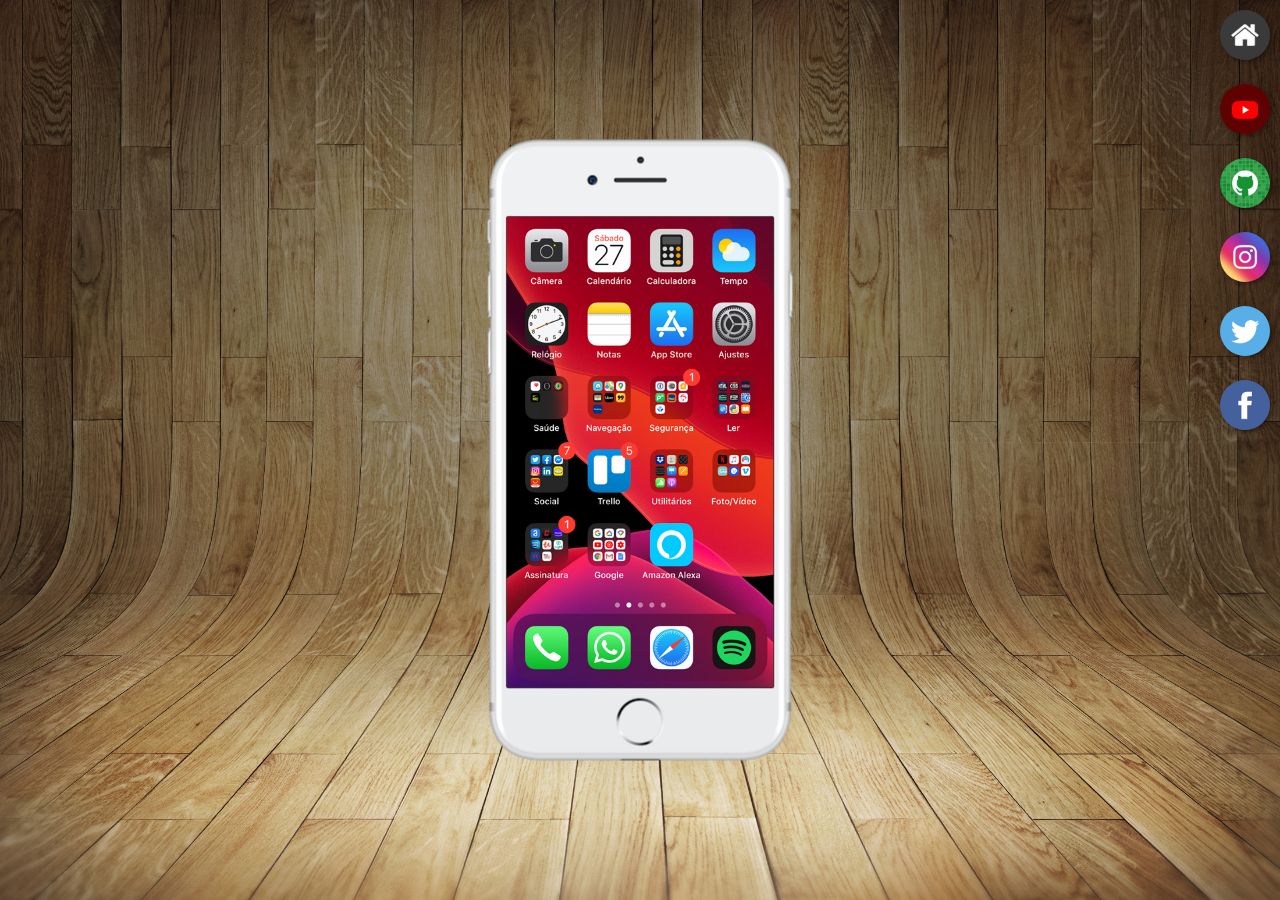
<file: index.html>
<!DOCTYPE html>
<html lang="pt-br">
<head>
    <meta charset="UTF-8">
    <meta name="viewport" content="width=device-width, initial-scale=1.0">
    <title>Projeto Redes Sociais</title>

    <link rel="stylesheet" href="./css/style.css">
</head>
<body>
    <main>
        <section id="telefone">
            <iframe src="home.html" name="tela" id="tela" frameborder="0">
                Seu navegador não é comapatível com essa função
            </iframe>
        </section>
        <section id="redes-sociais">
            <a href="home.html" target="tela"><img src="img/logo-home.jpg" alt=""></a><br>
            <a href="youtube.html" target="tela"><img src="img/logo-youtube.jpg" alt=""></a><br>
            <a href="github.html" target="tela"><img src="img/logo-github.jpg" alt=""></a><br>
            <a href="instagram.html" target="tela"><img src="img/logo-instagram.jpg" alt=""></a><br>
            <a href="twitter.html" target="tela"><img src="img/logo-twitter.jpg" alt=""></a><br>
            <a href="facebook.html" target="tela"><img src="img/logo-facebook.jpg" alt=""></a>
        </section>
    </main>
</body>
</html>
</file>
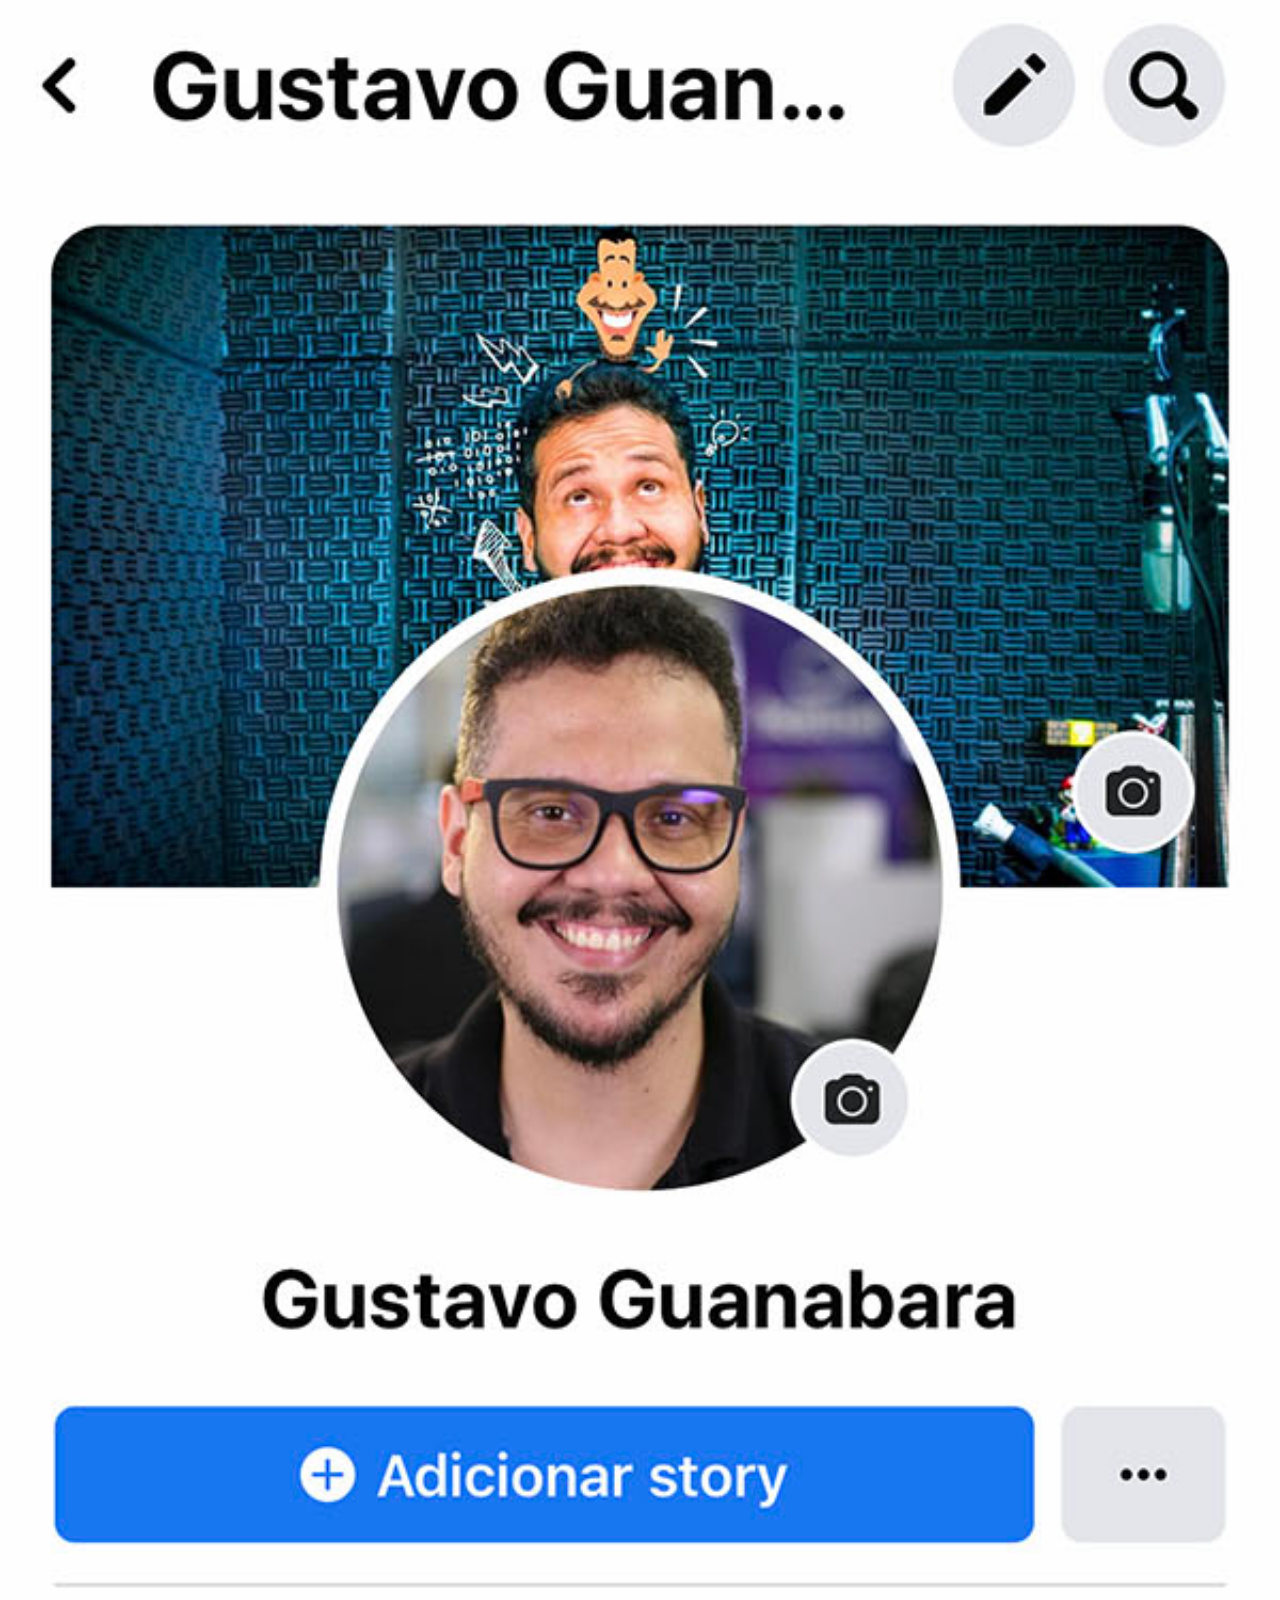
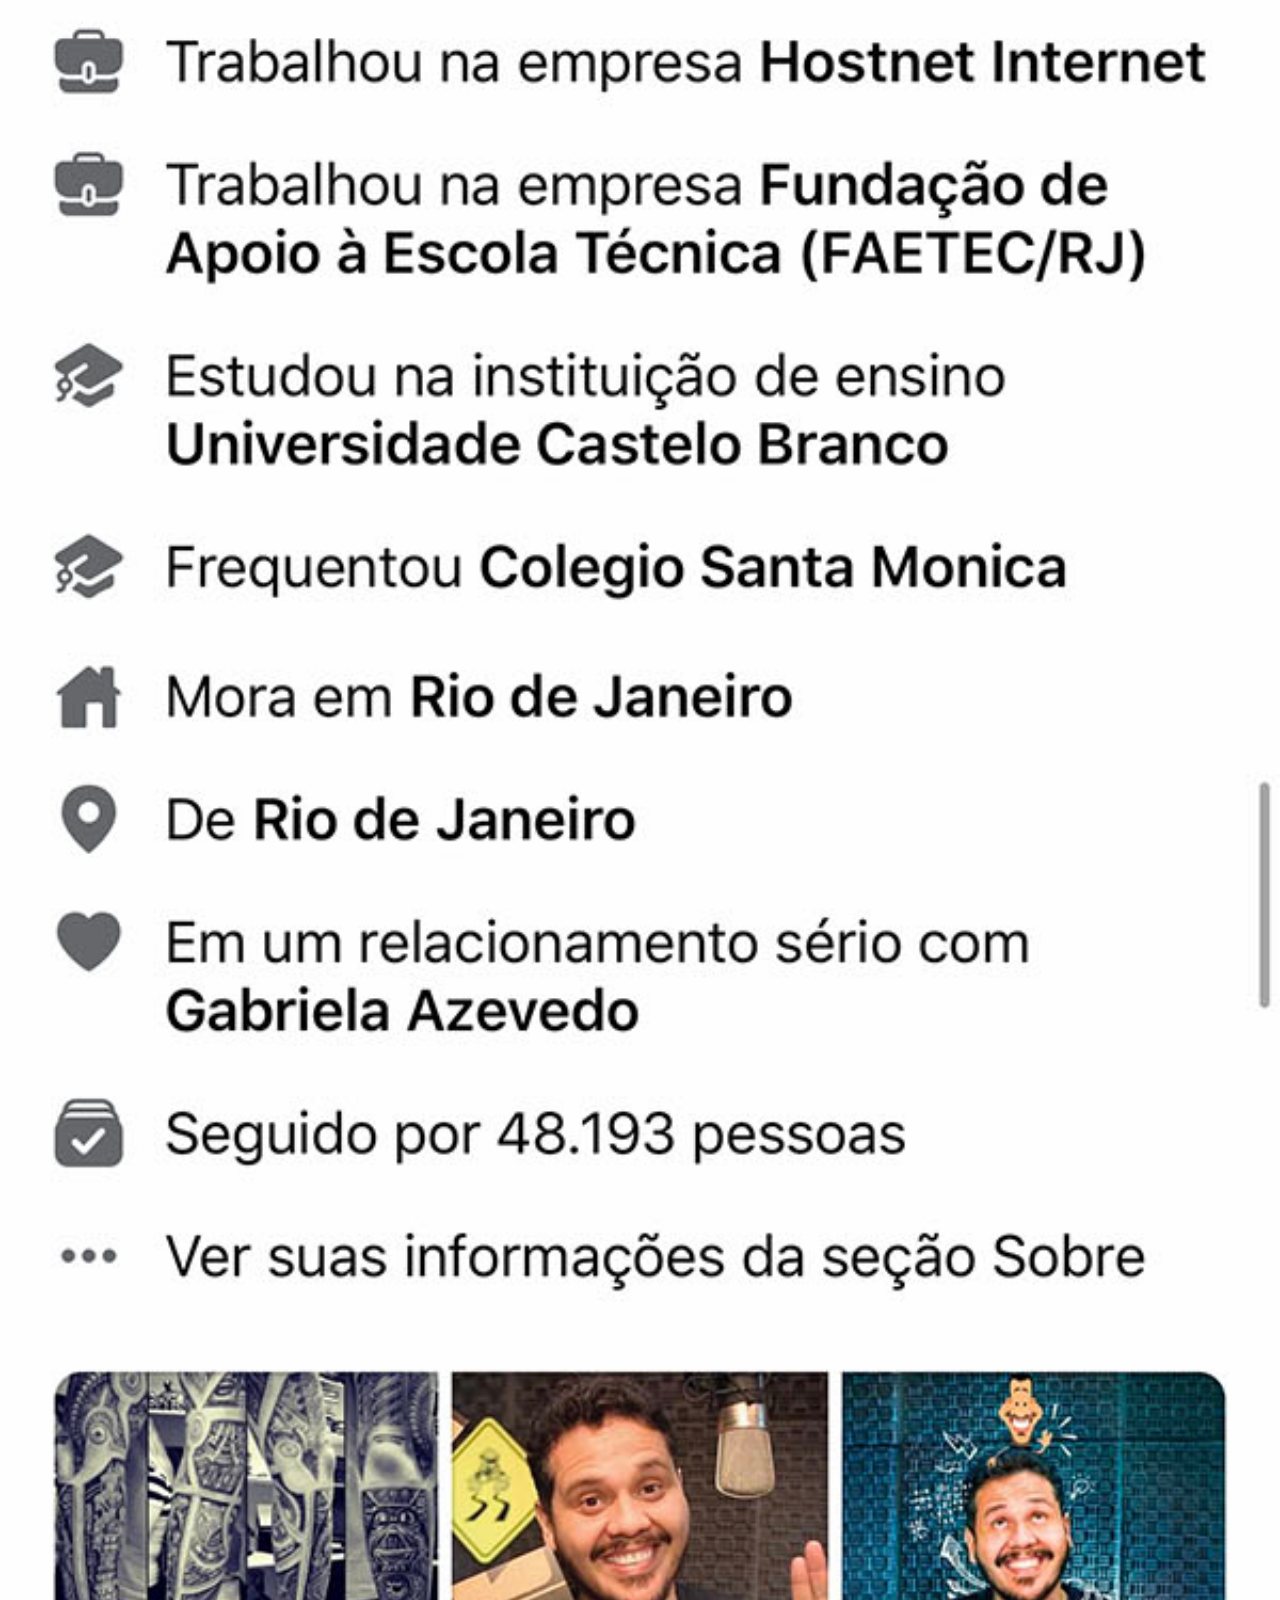
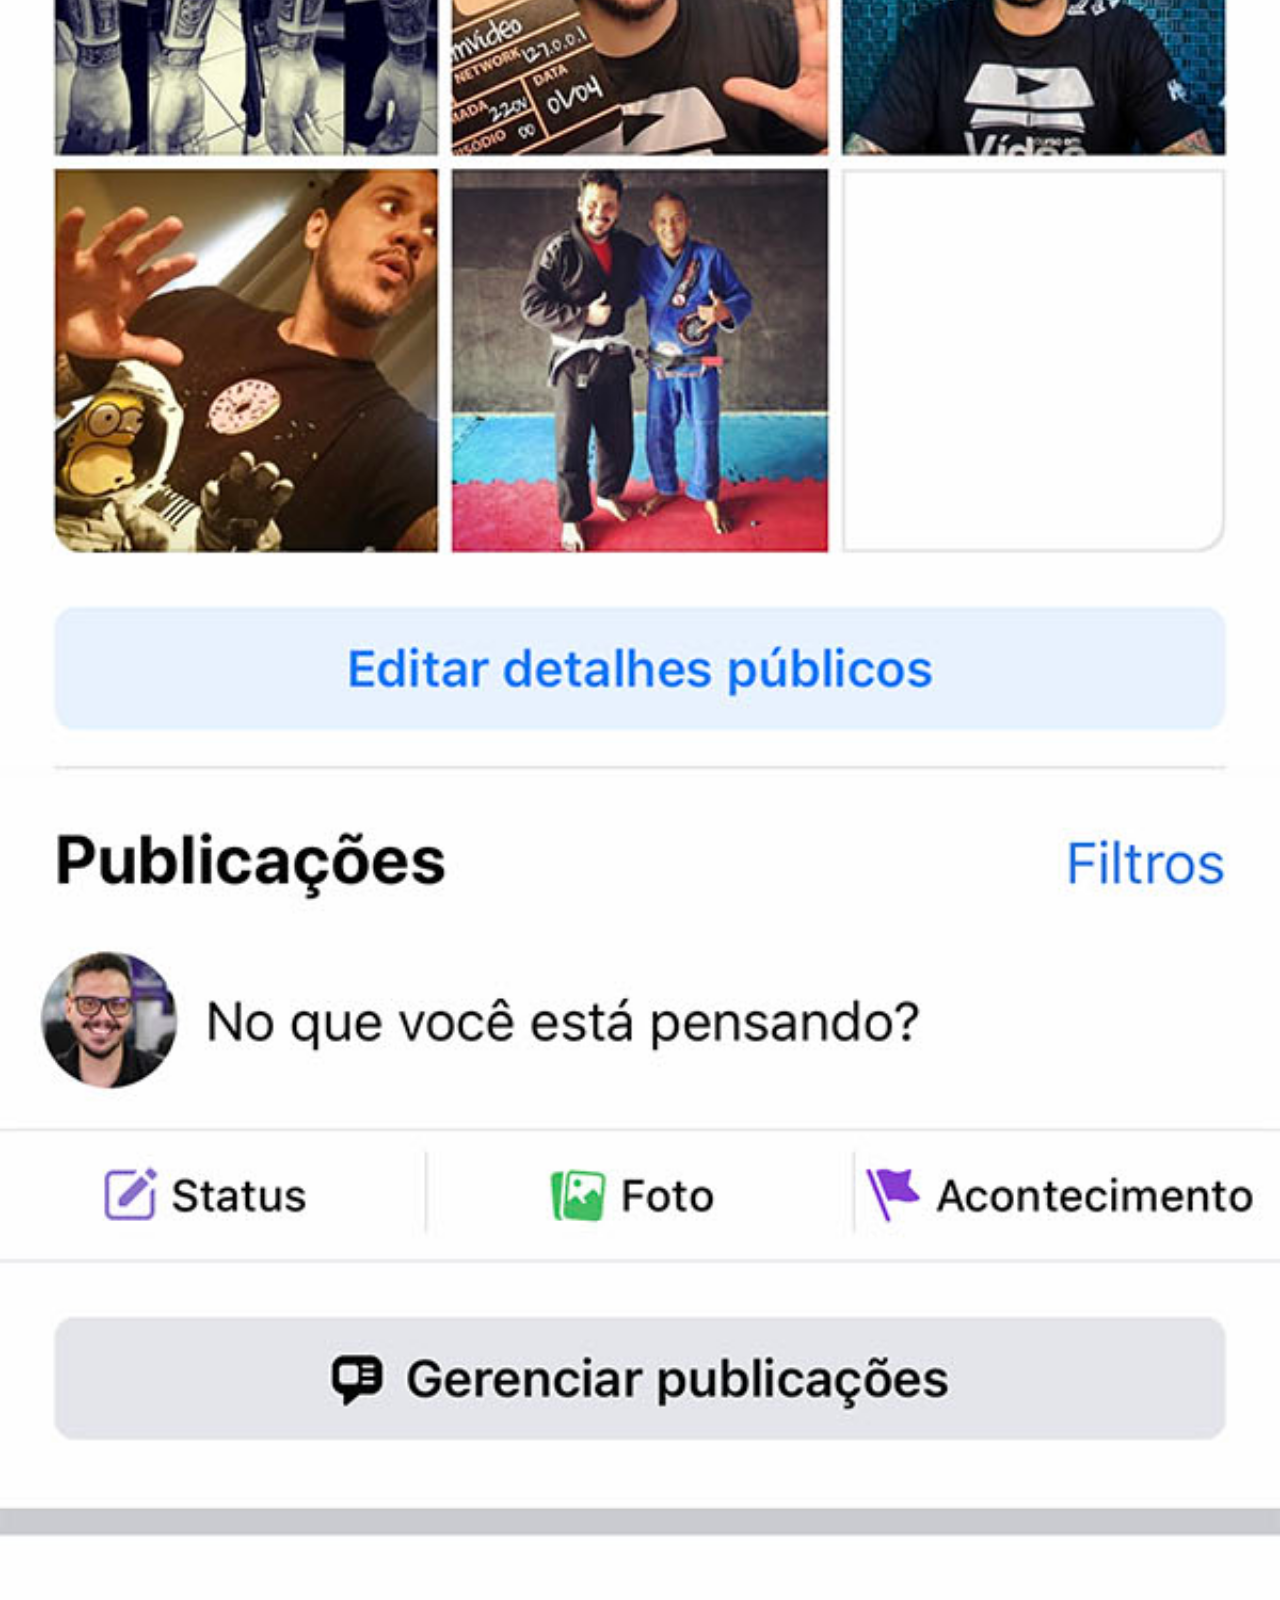
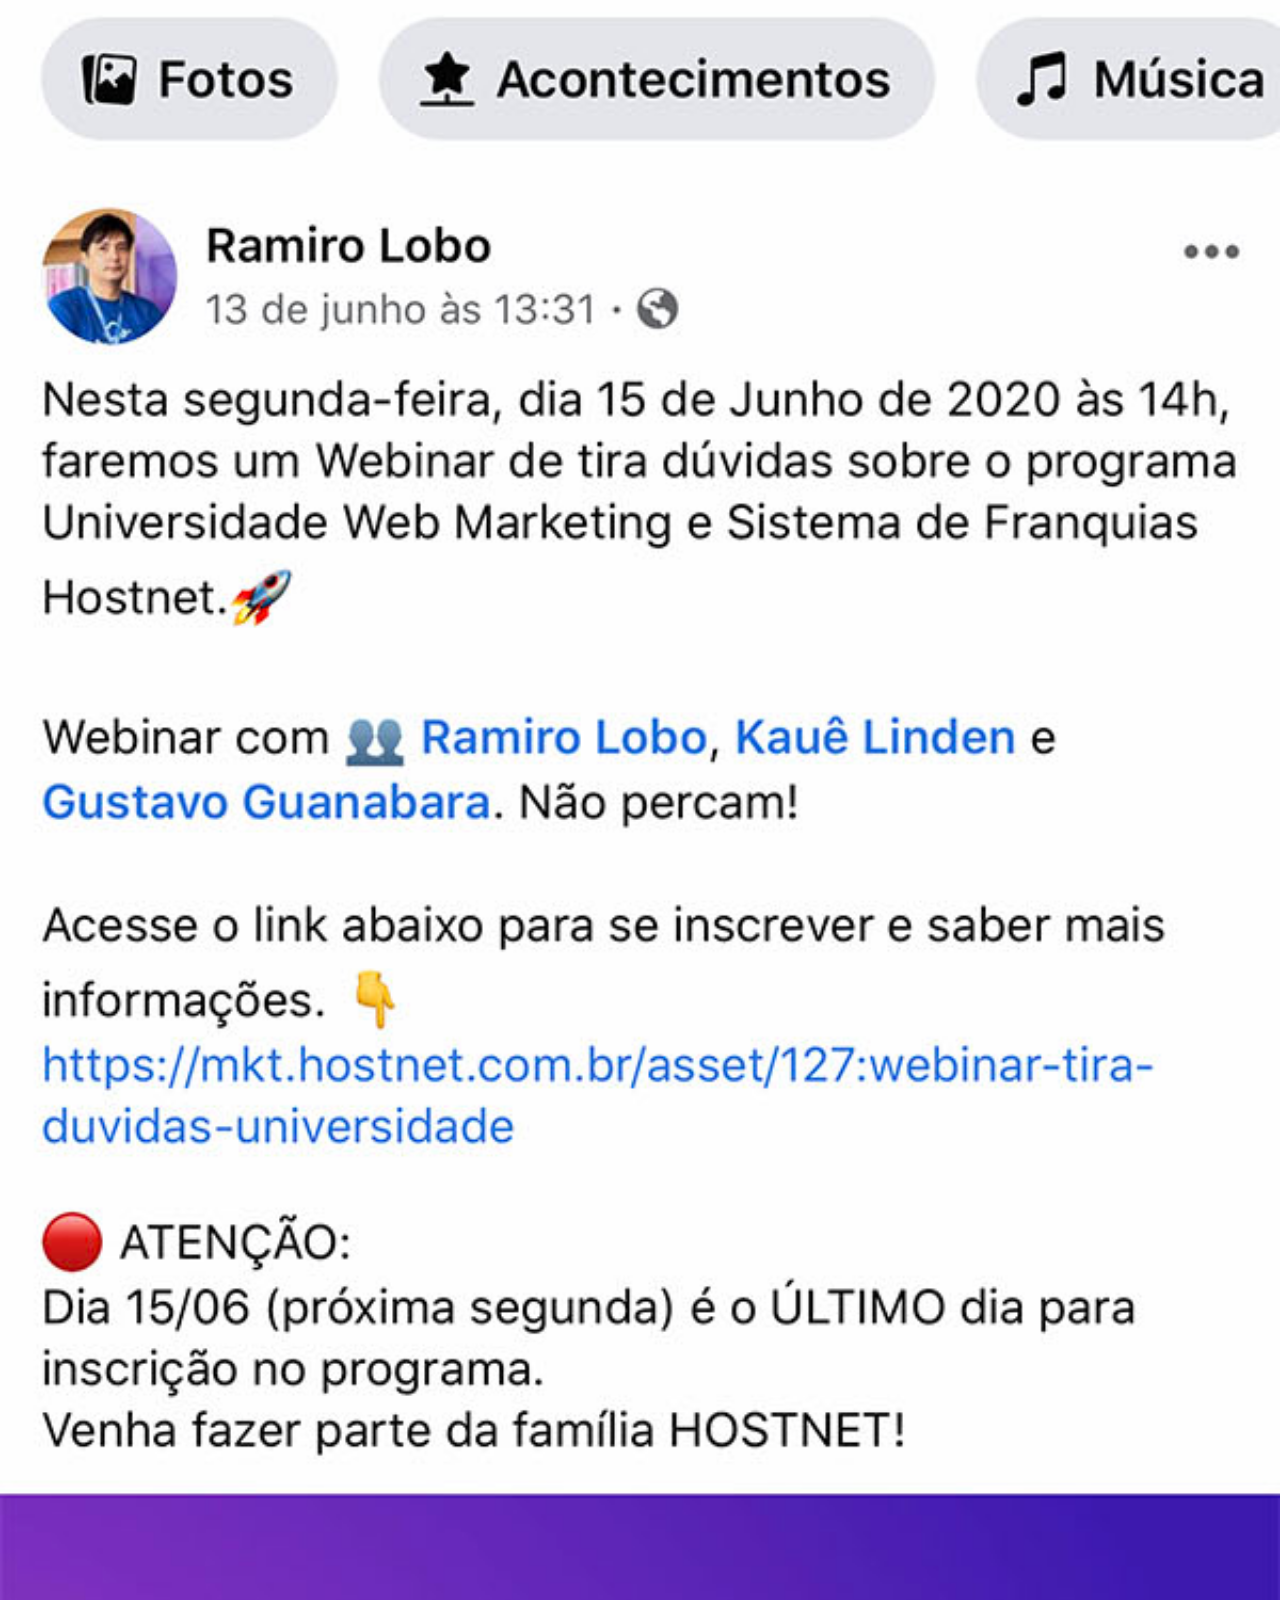
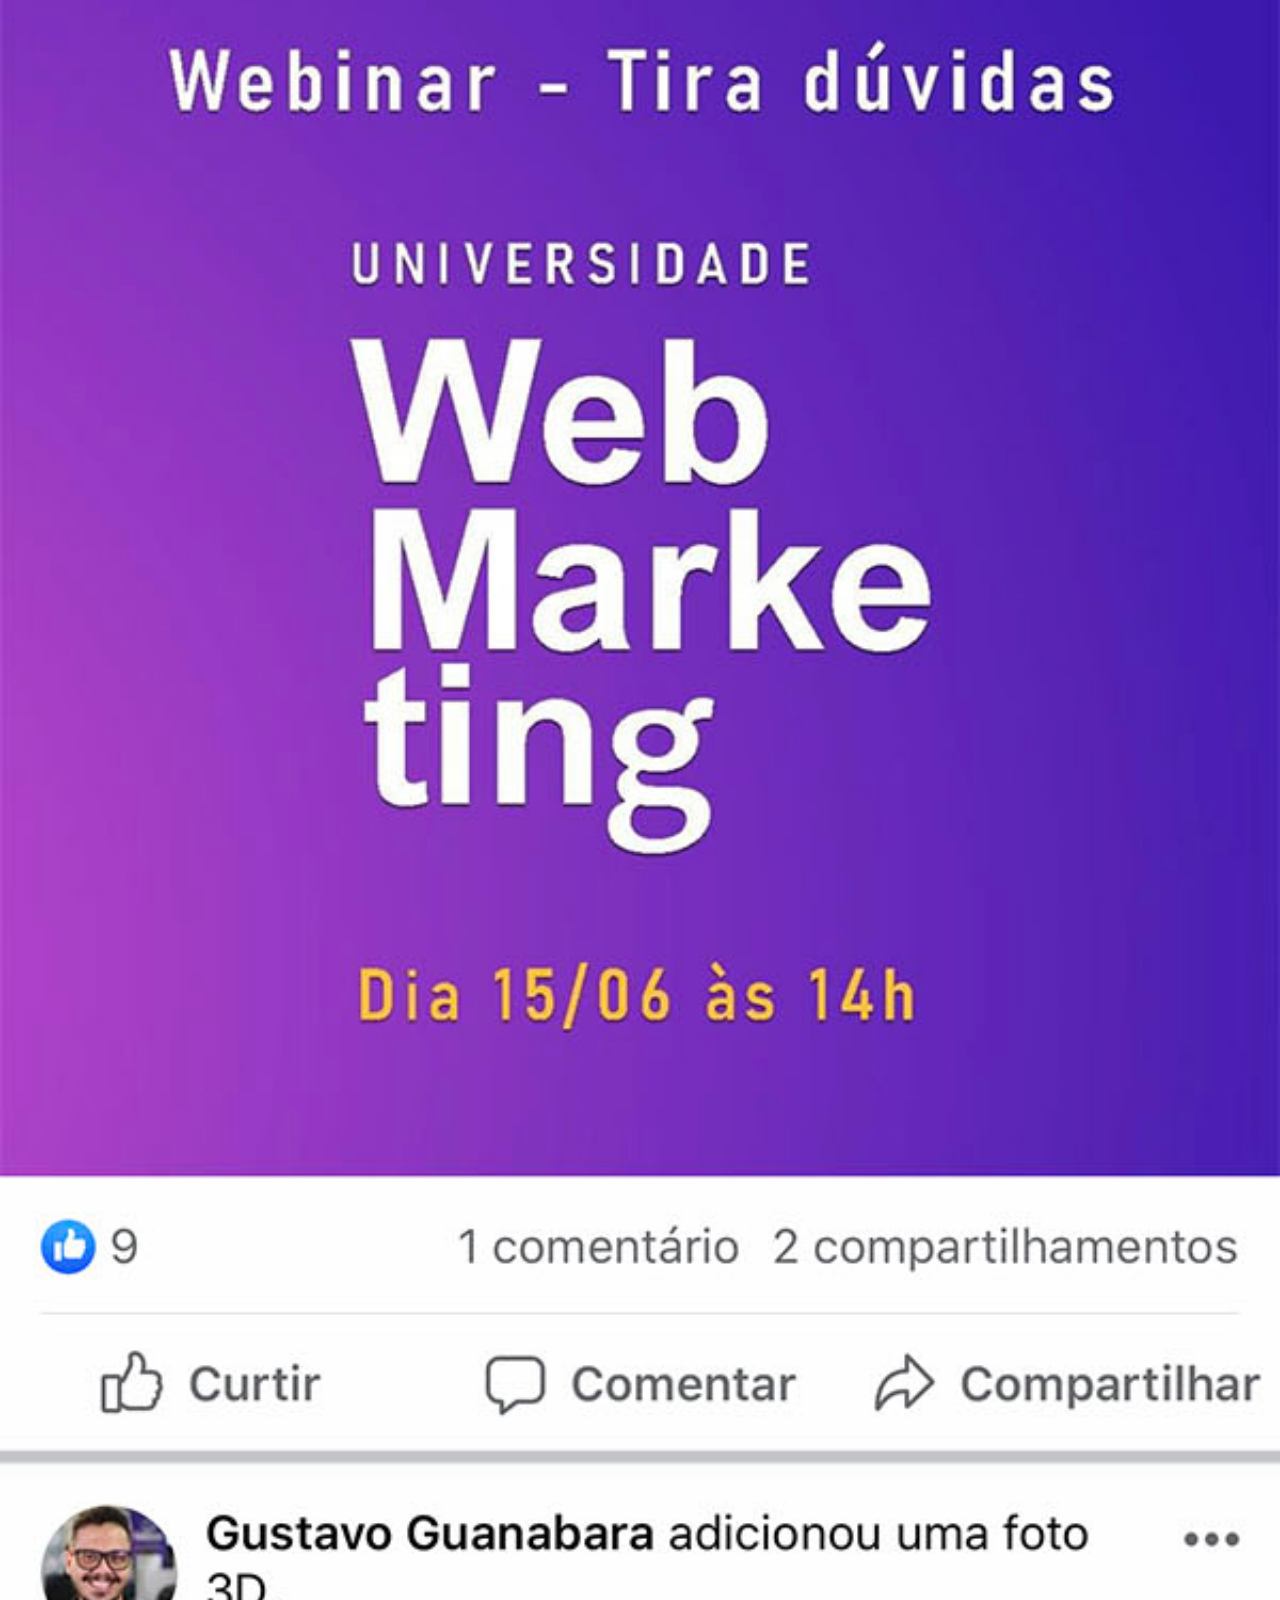
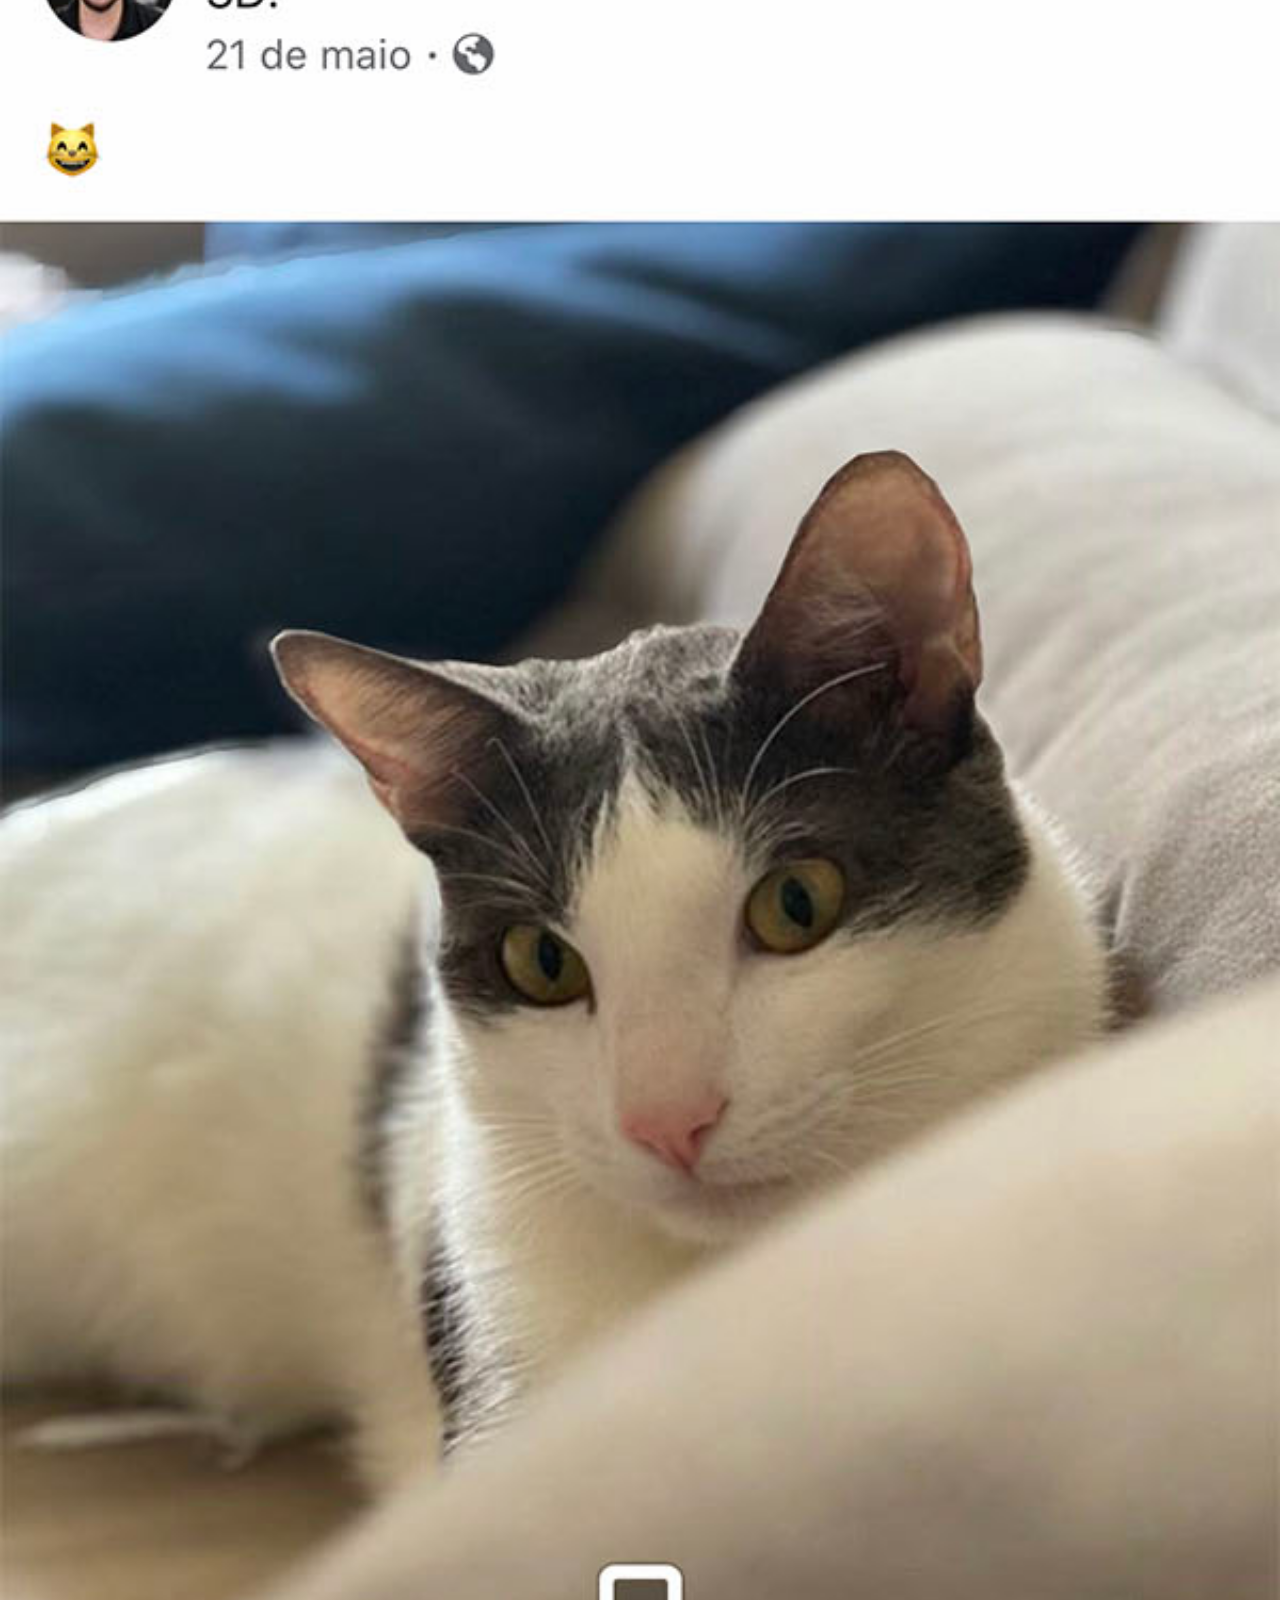
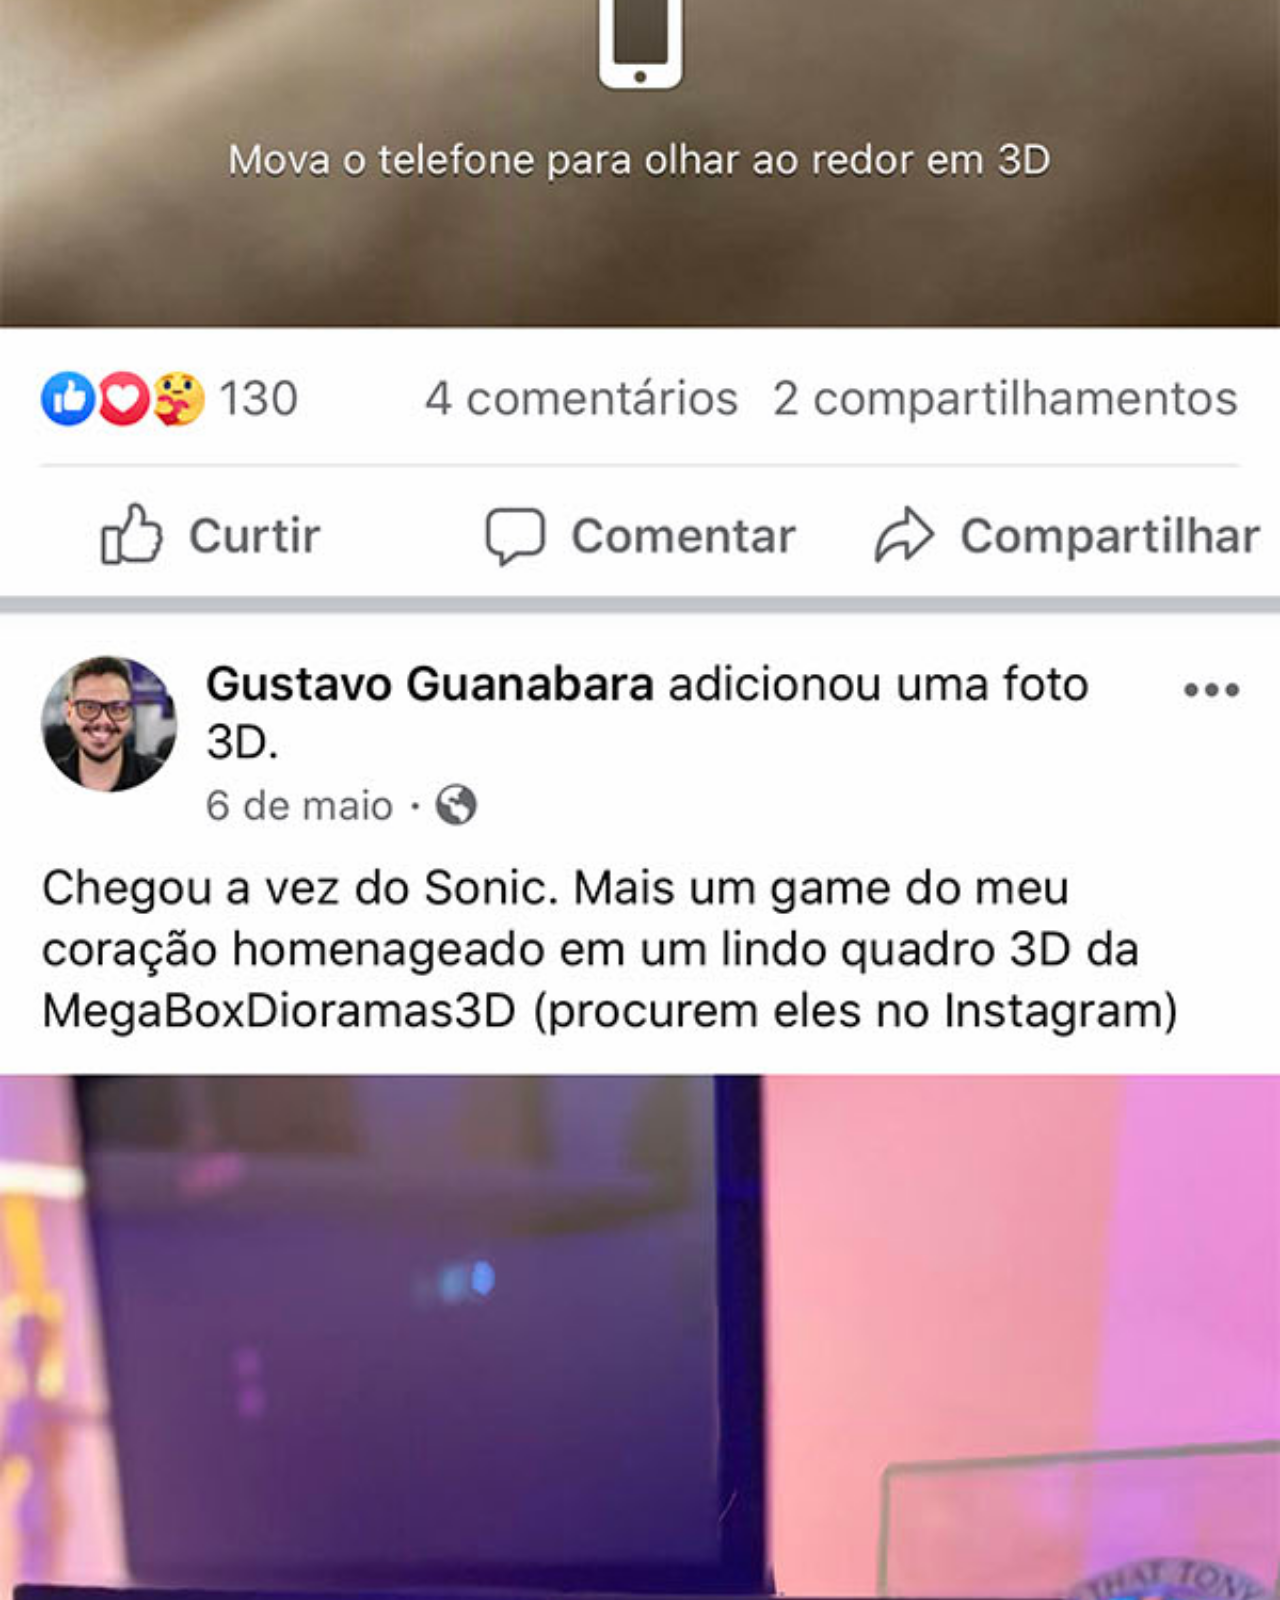
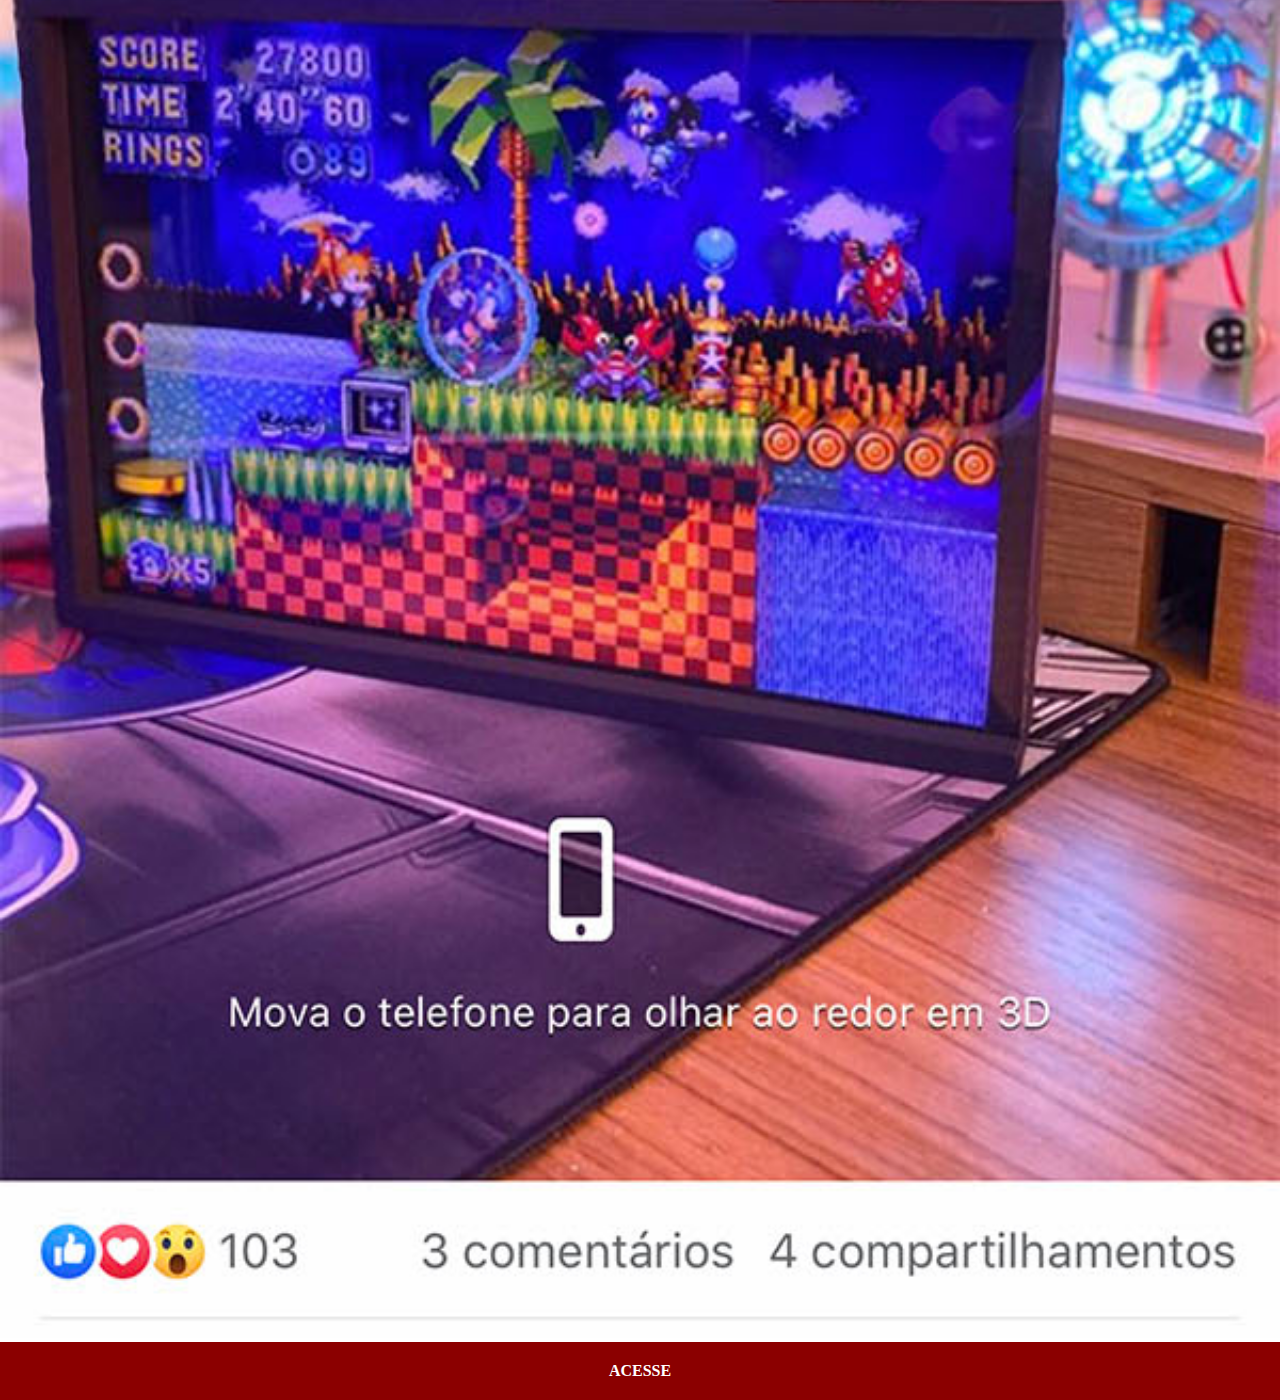
<file: facebook.html>
<!DOCTYPE html>
<html lang="en">
<head>
    <meta charset="UTF-8">
    <meta name="viewport" content="width=device-width, initial-scale=1.0">
    <title>Facebook</title>

    <link rel="stylesheet" href="css/social.css">
</head>
<body>
    <img src="img/tela-facebook.jpg" alt="">
    <a href="https://www.facebook.com/search/top?q=gustavo%20guanabara" target="_blank" rel="noopener noreferrer">ACESSE</a>
</body>
</html>
</file>
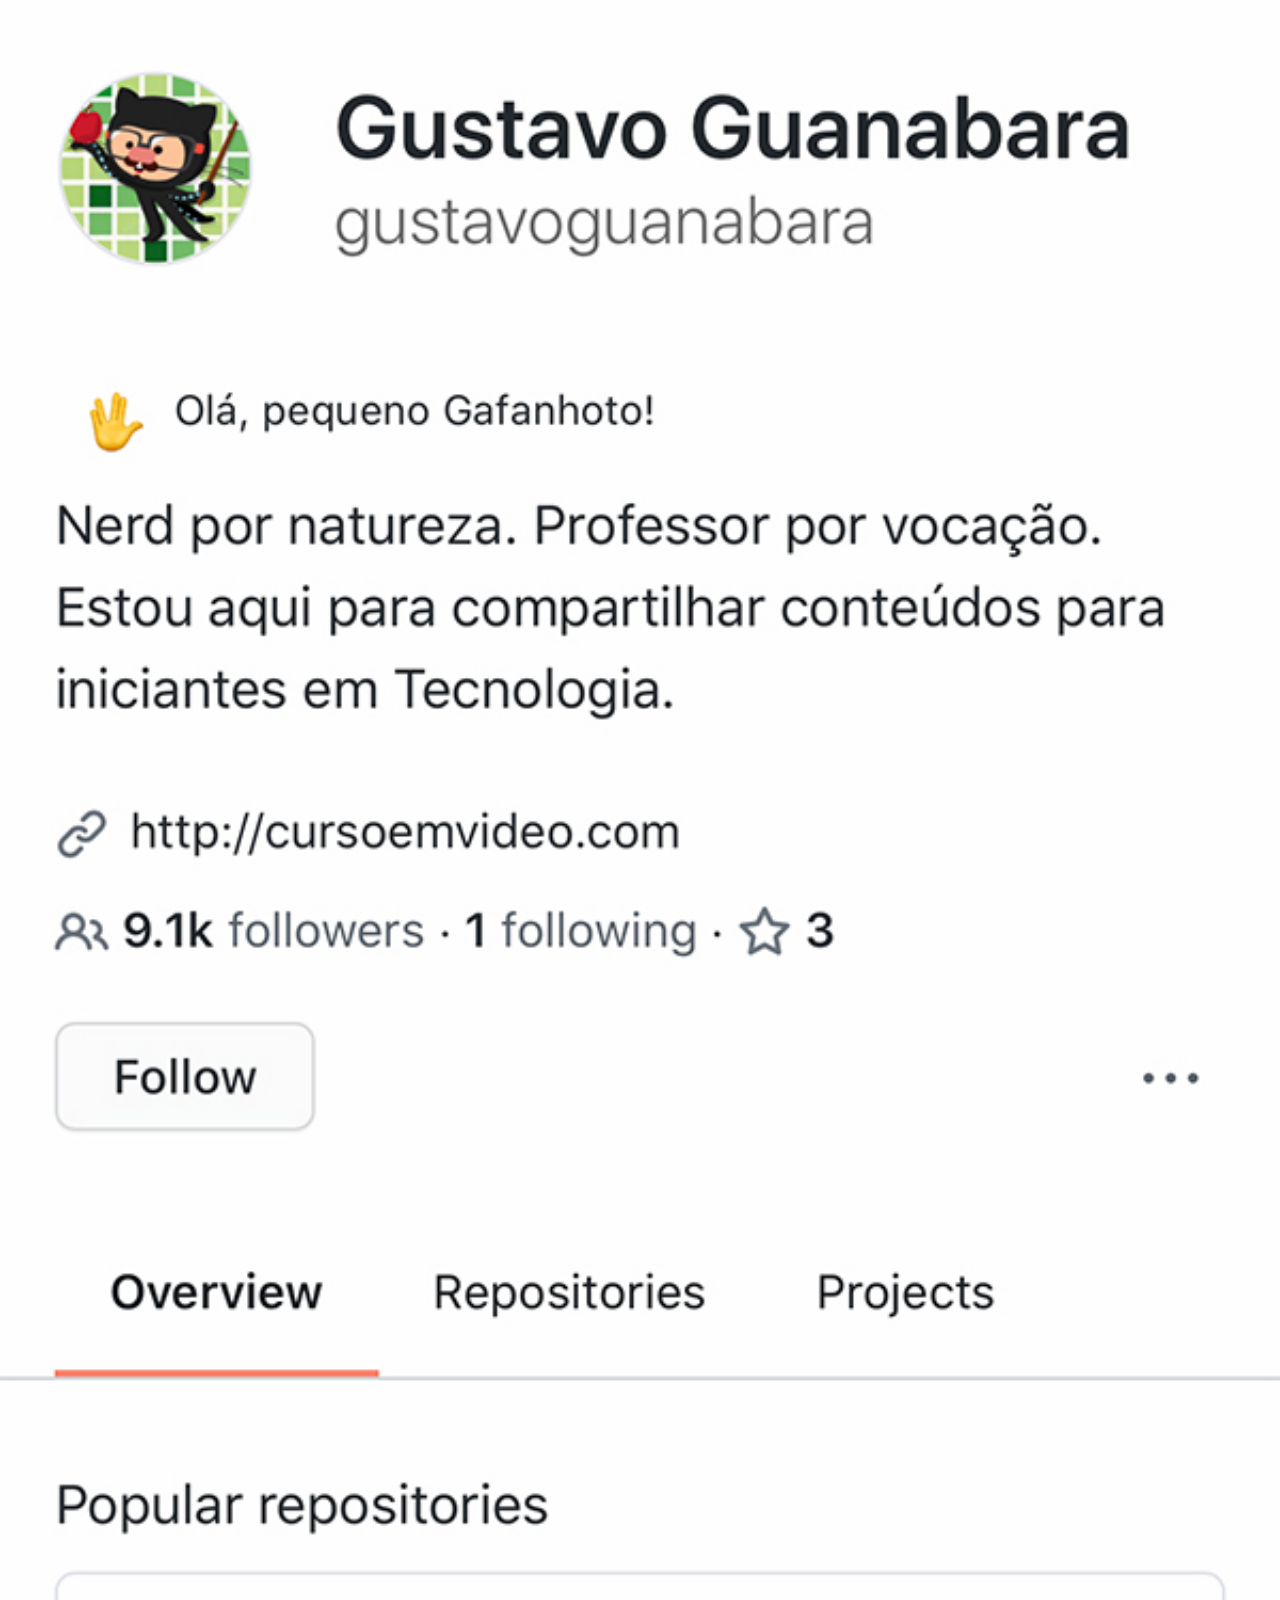
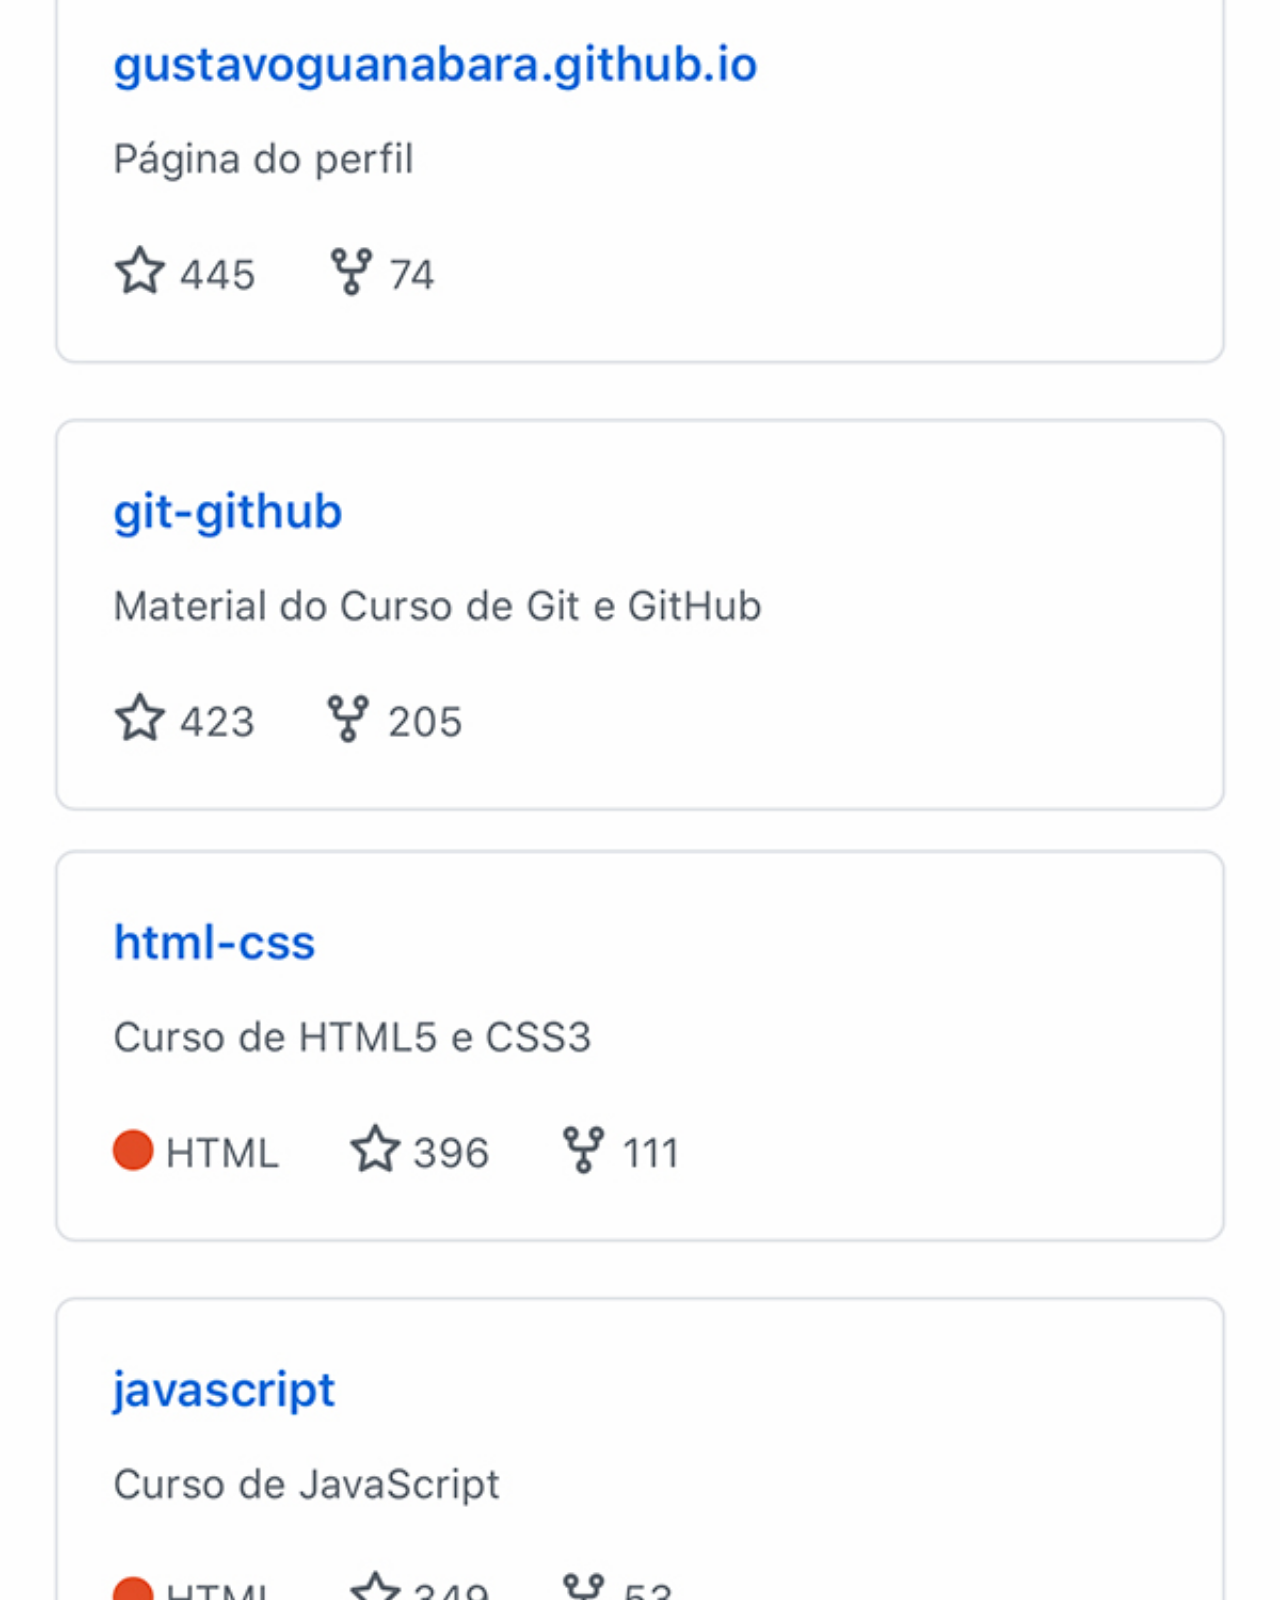
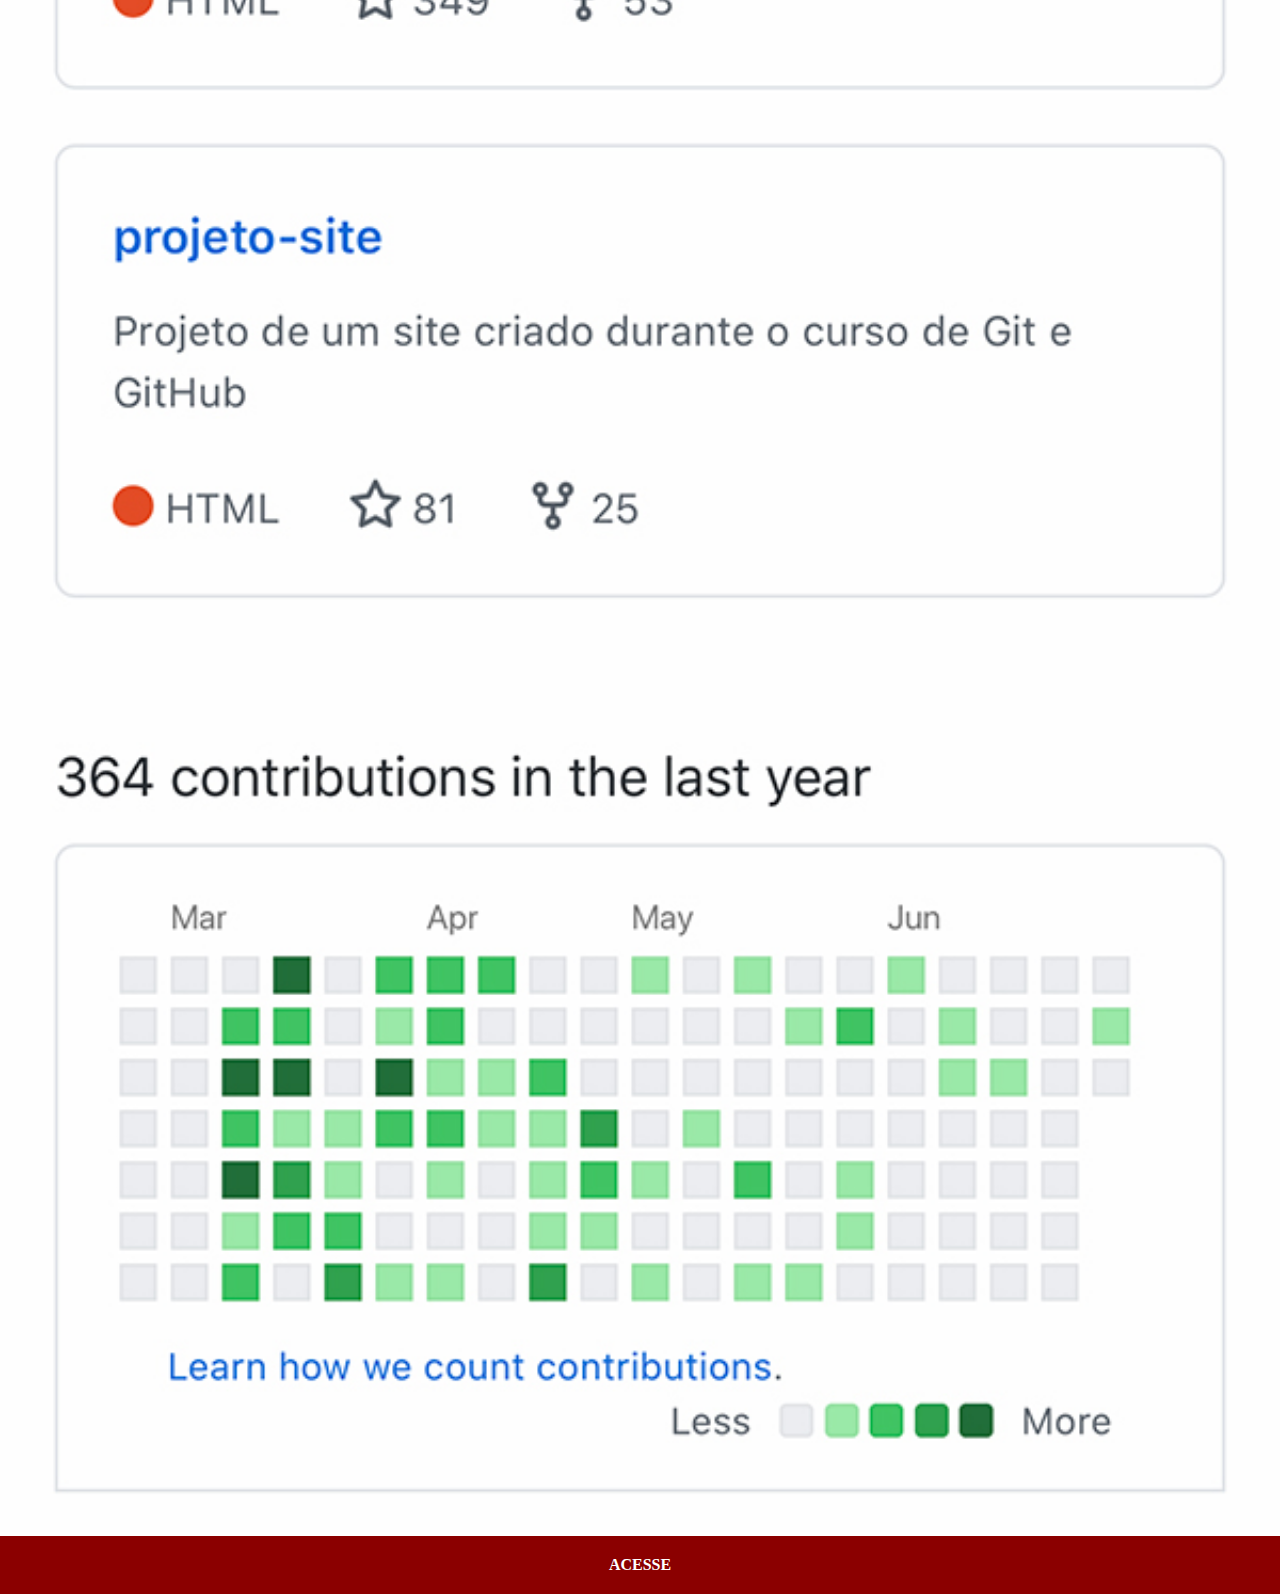
<file: github.html>
<!DOCTYPE html>
<html lang="en">
<head>
    <meta charset="UTF-8">
    <meta name="viewport" content="width=device-width, initial-scale=1.0">
    <title>GitHub</title>

    <link rel="stylesheet" href="css/social.css">
</head>
<body>
    <img src="img/tela-github.jpg" alt="">
    <a href="https://github.com/gustavoguanabara" target="_blank" rel="noopener noreferrer">ACESSE</a>
</body>
</html>
</file>
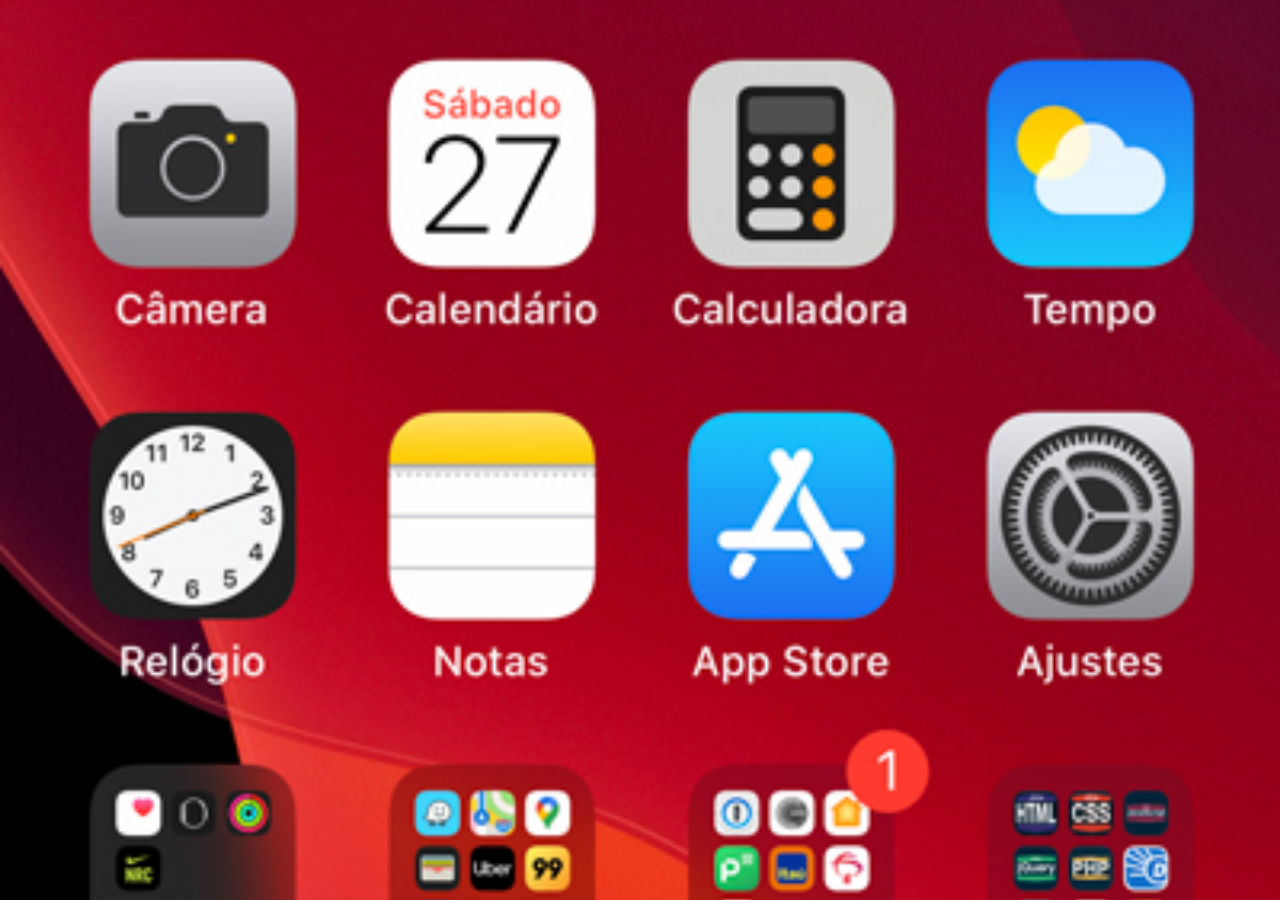
<file: home.html>
<!DOCTYPE html>
<html lang="pt-br">
<head>
    <meta charset="UTF-8">
    <meta name="viewport" content="width=device-width, initial-scale=1.0">
    <title>Home</title>
    <style>
        * {
            margin: 0;
            padding: 0;
        }

        body {
            width: 100vw;
            height: 100vh;
            background: black url('img/tela-home.jpg') no-repeat top center;
            background-size: cover;
        }
    </style>
</head>
<body>
    
</body>
</html>
</file>
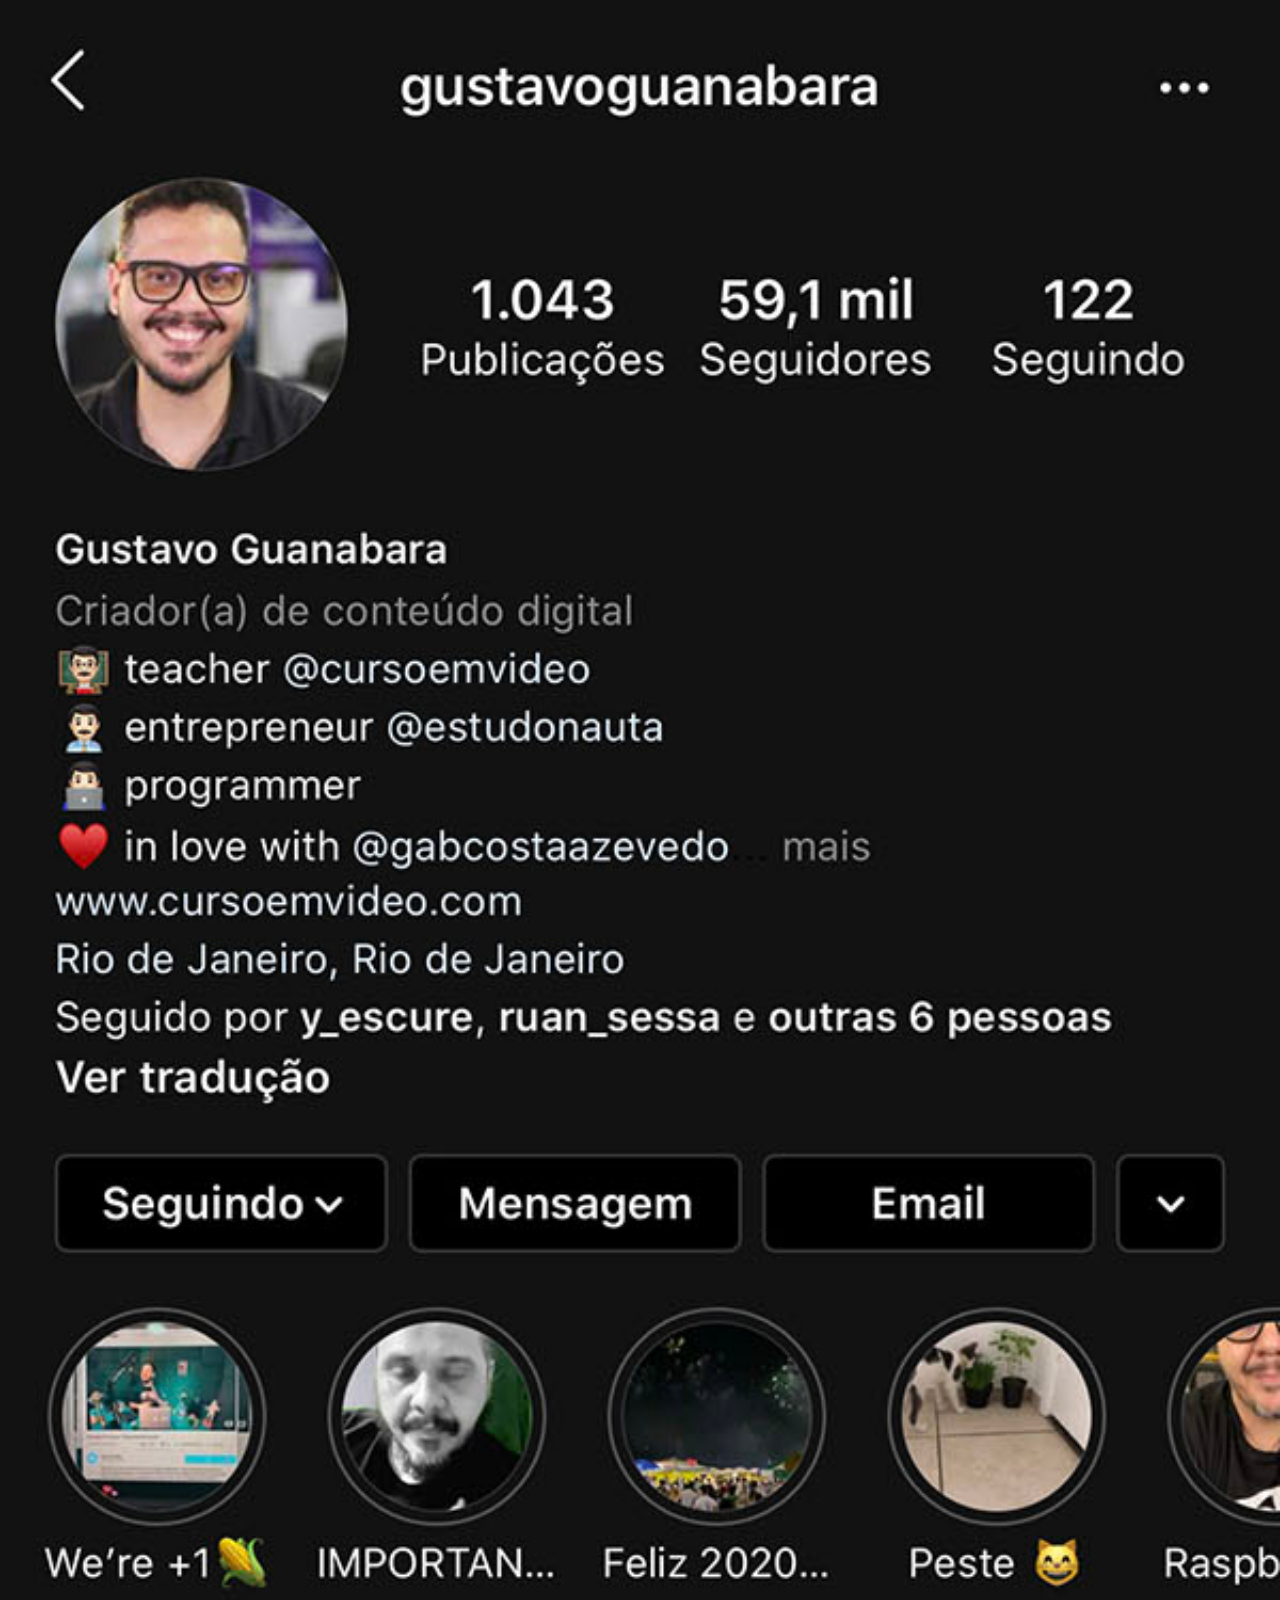
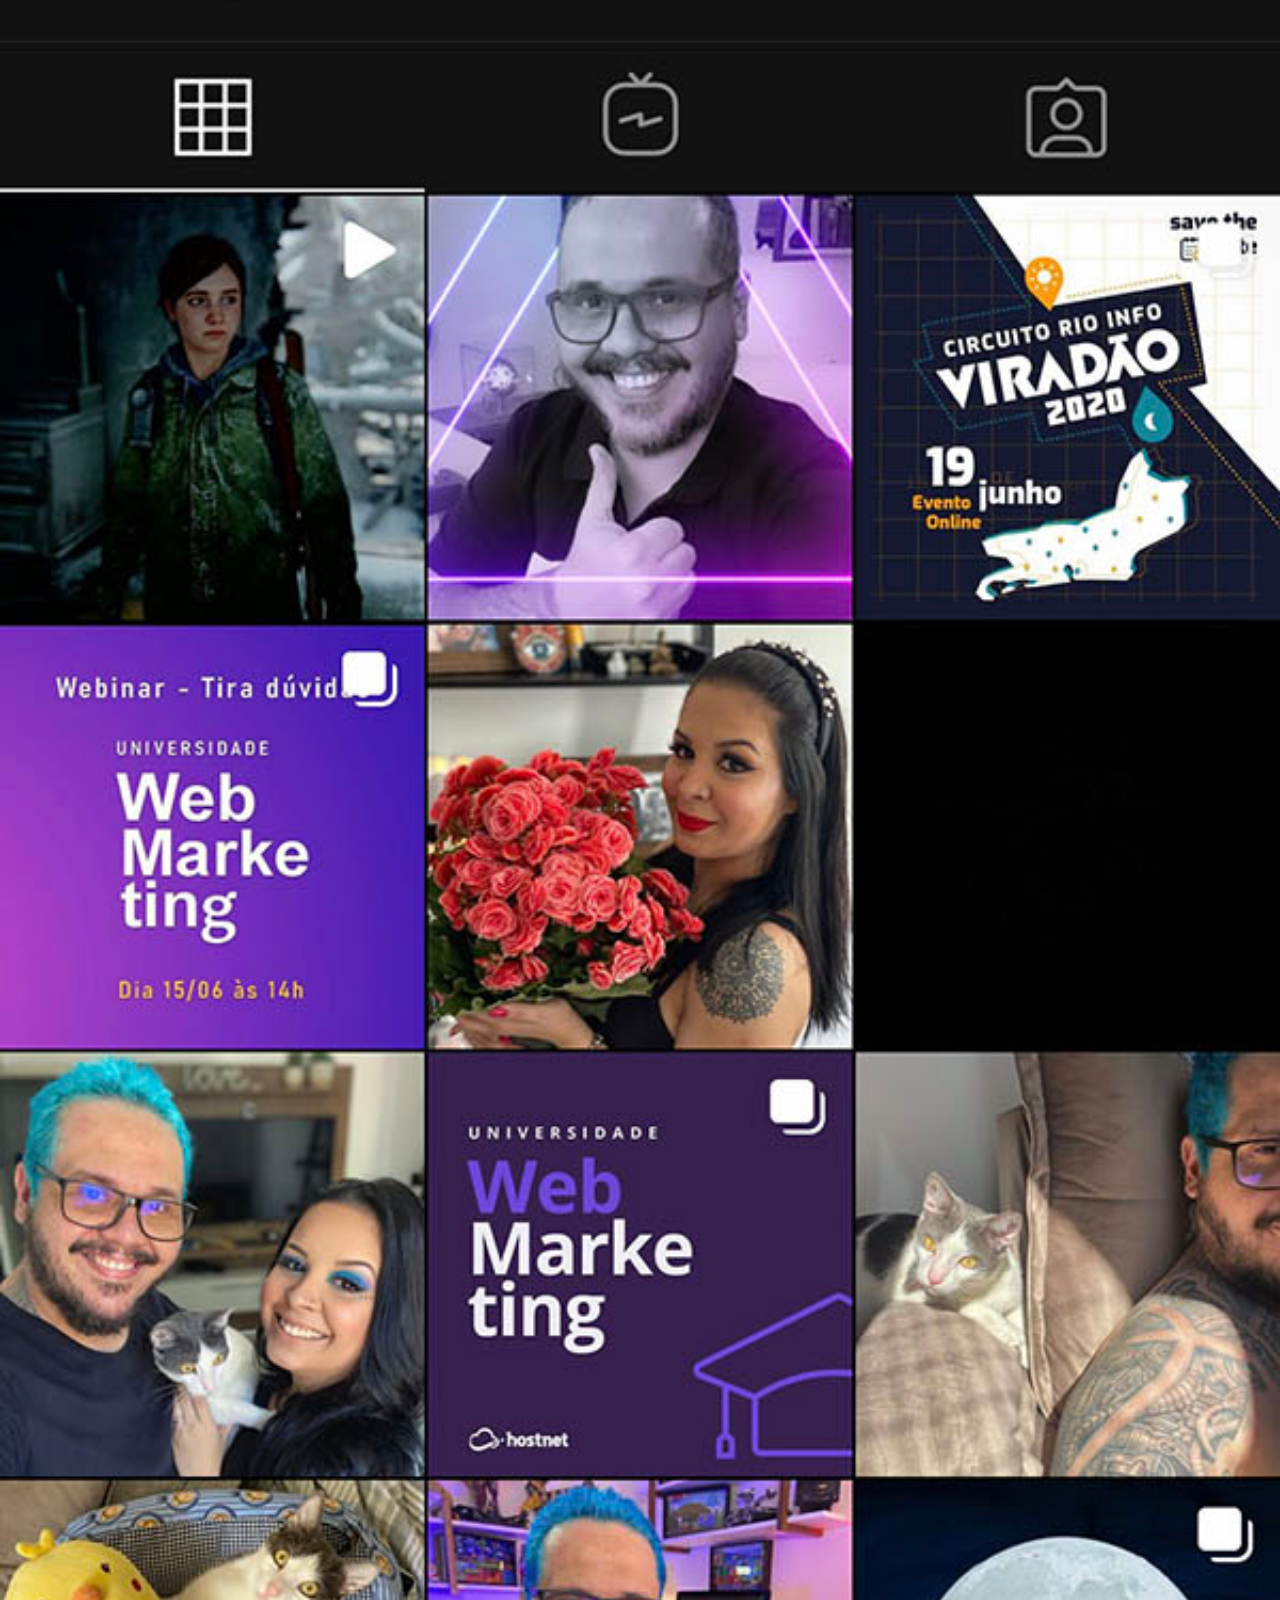
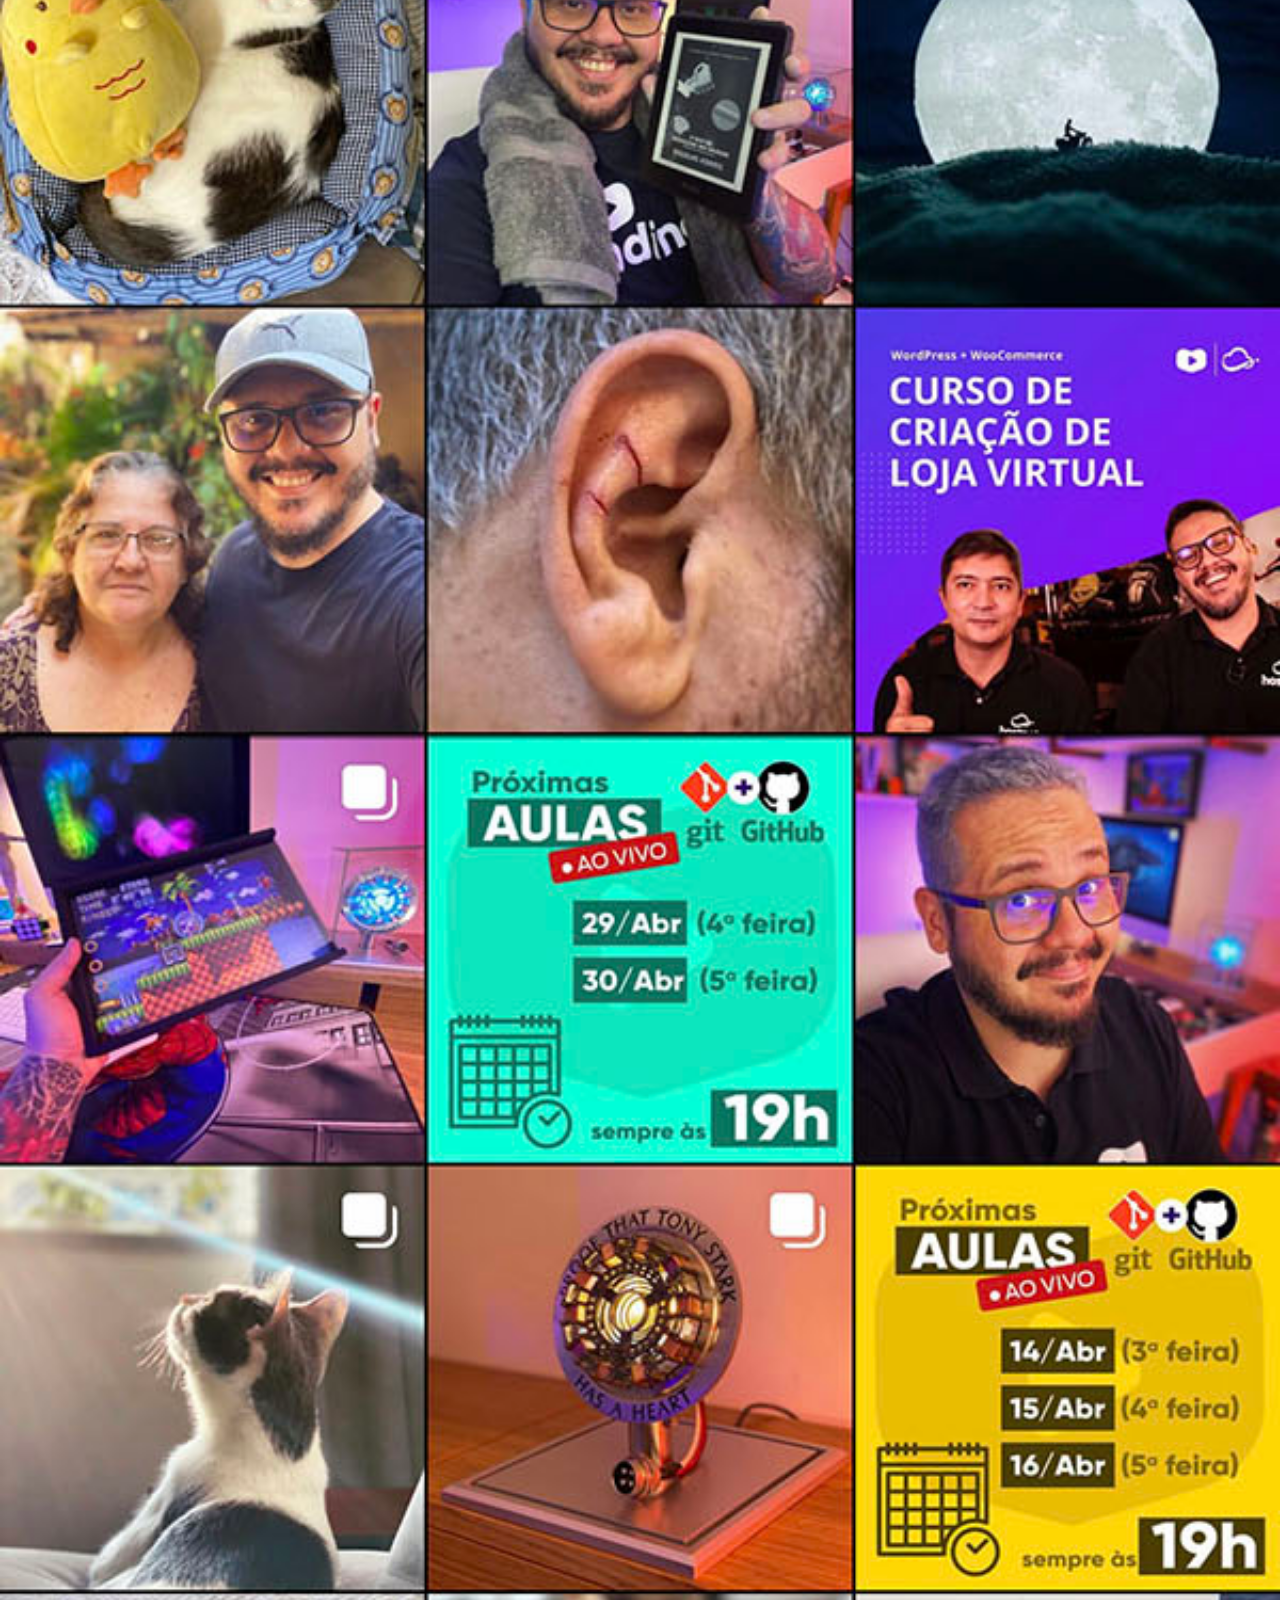
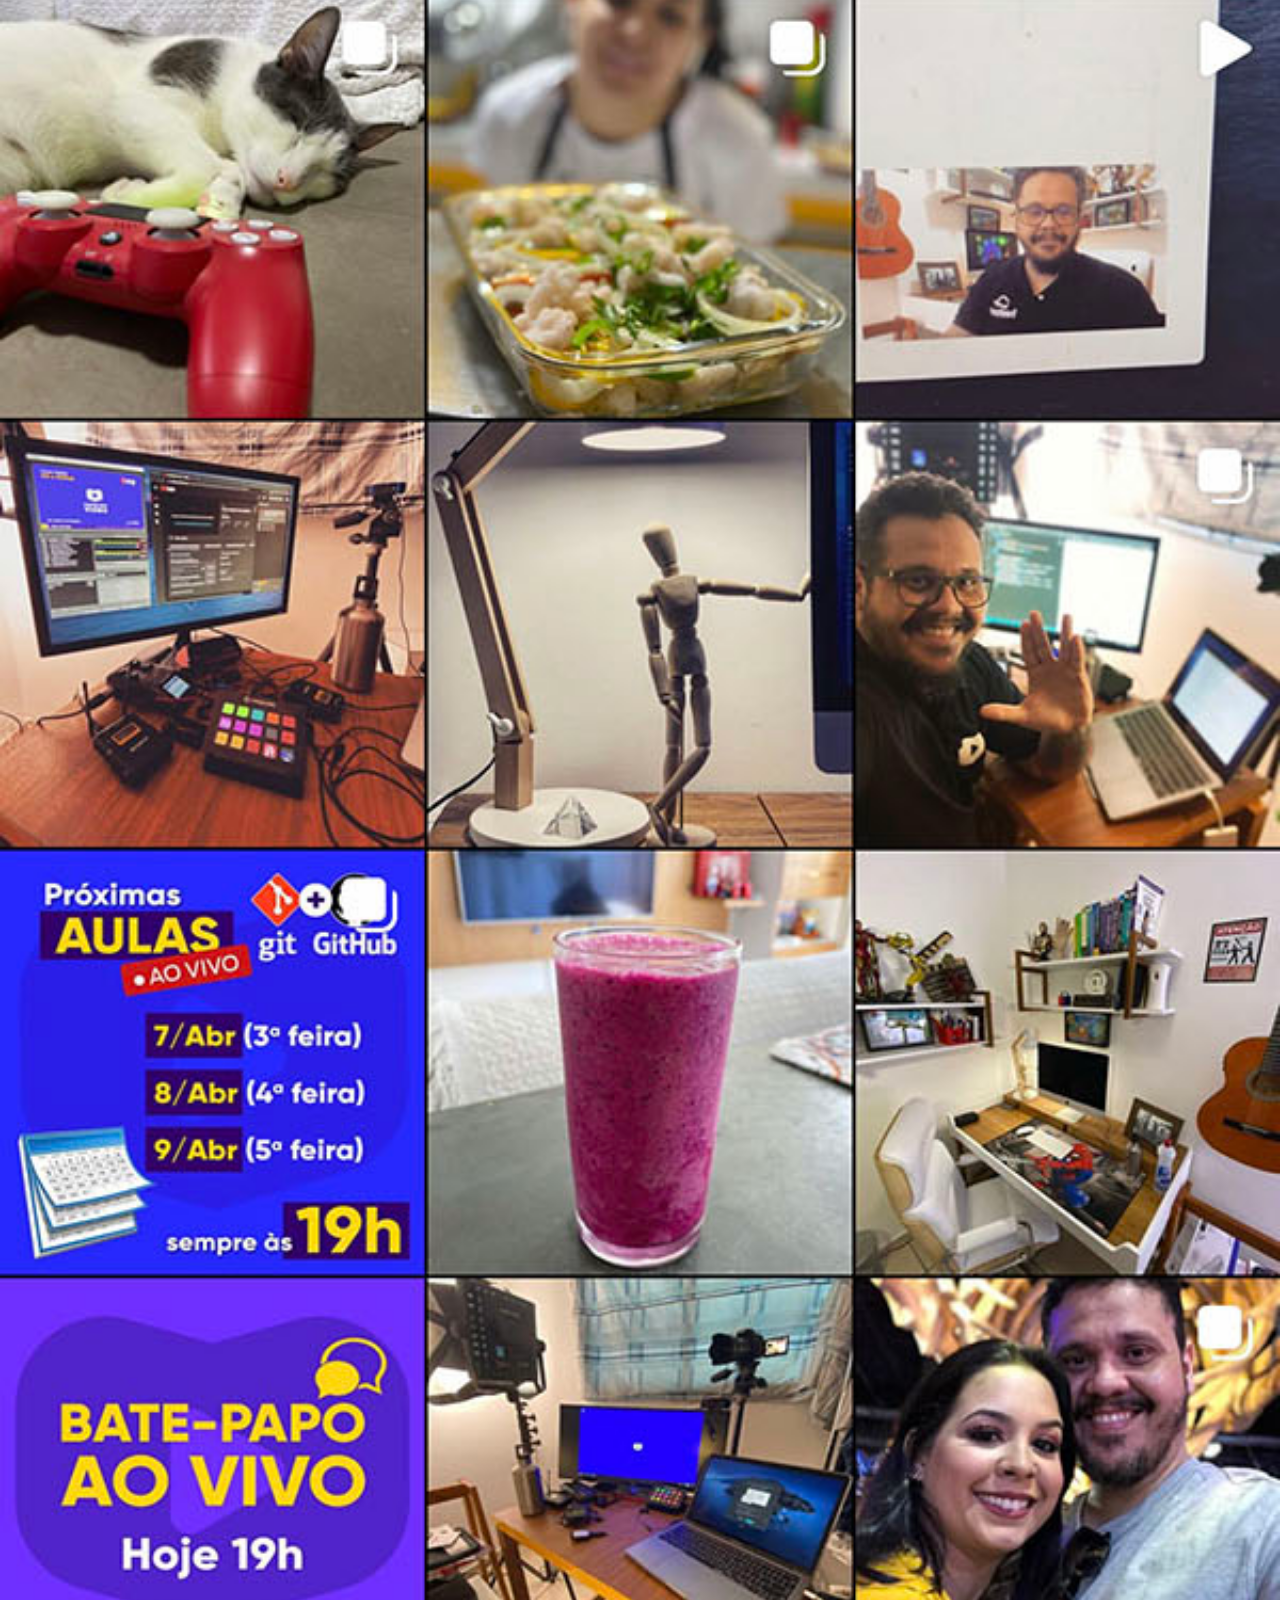
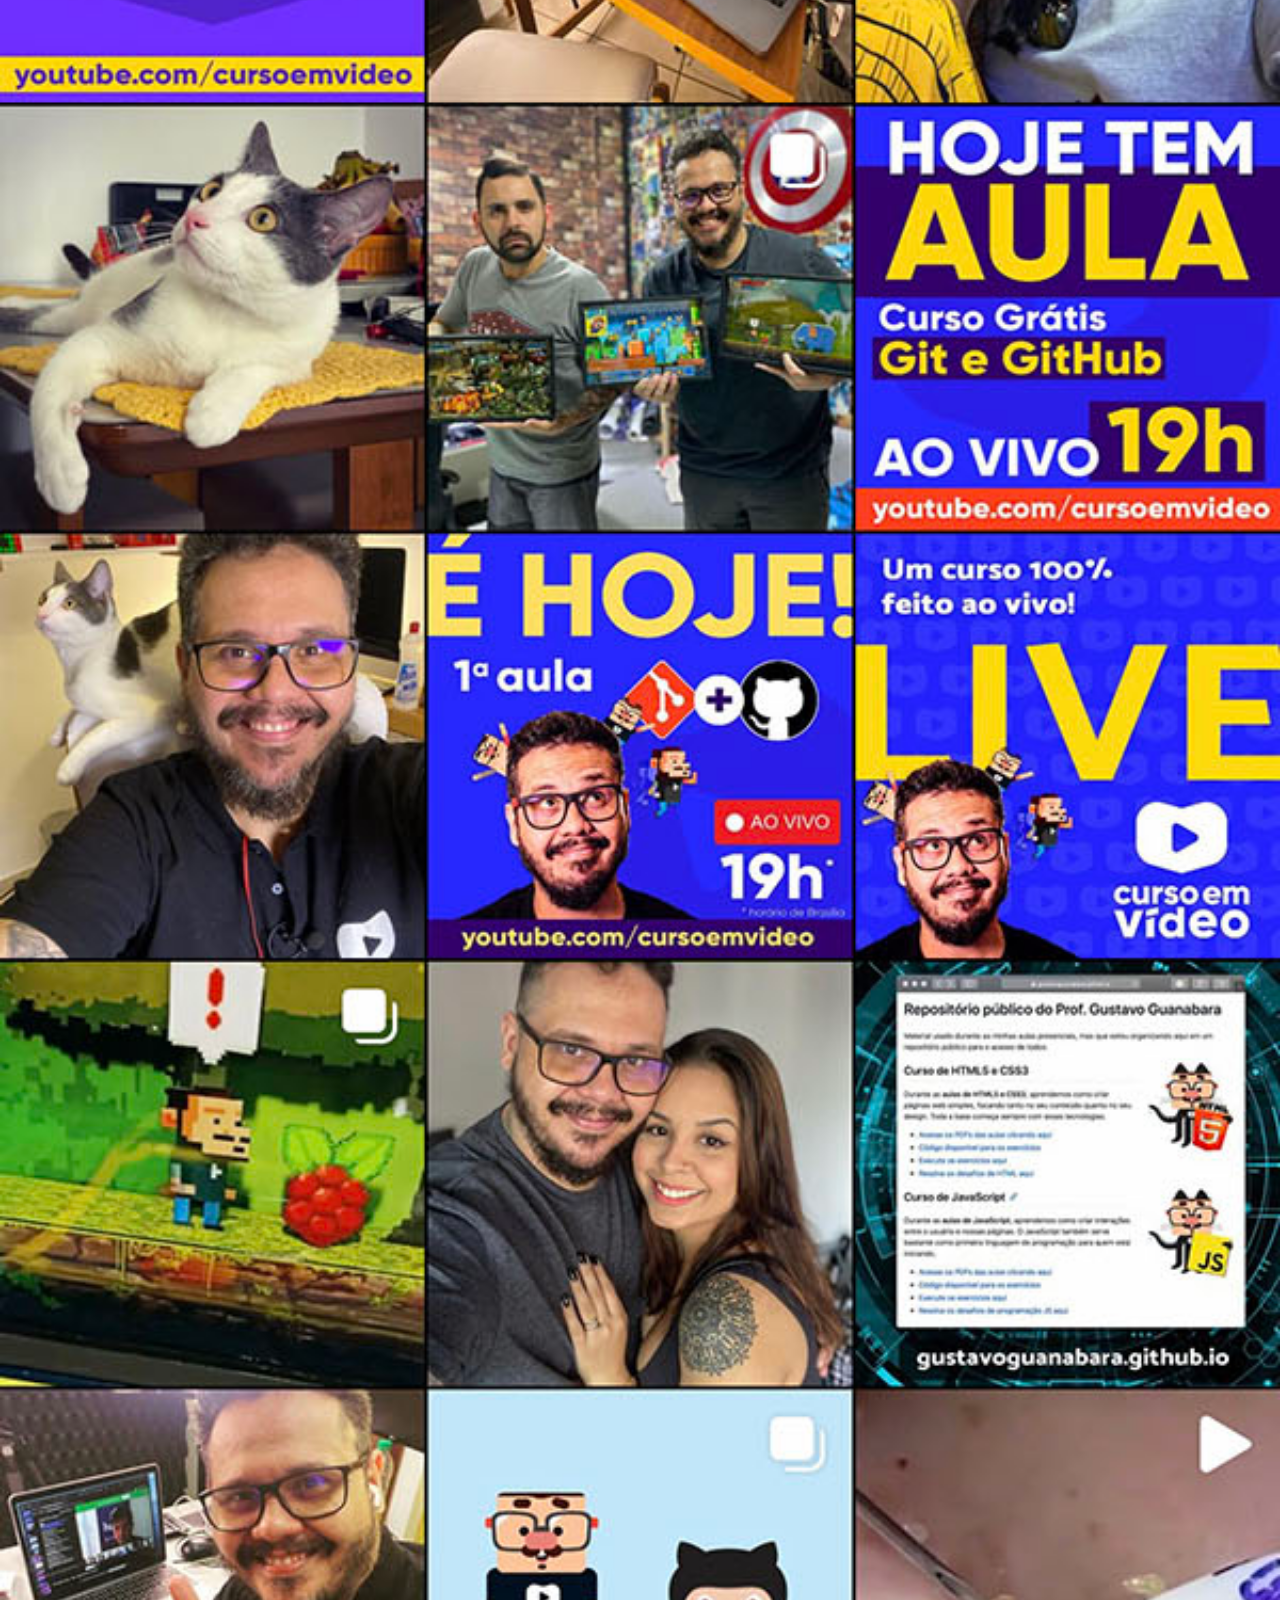
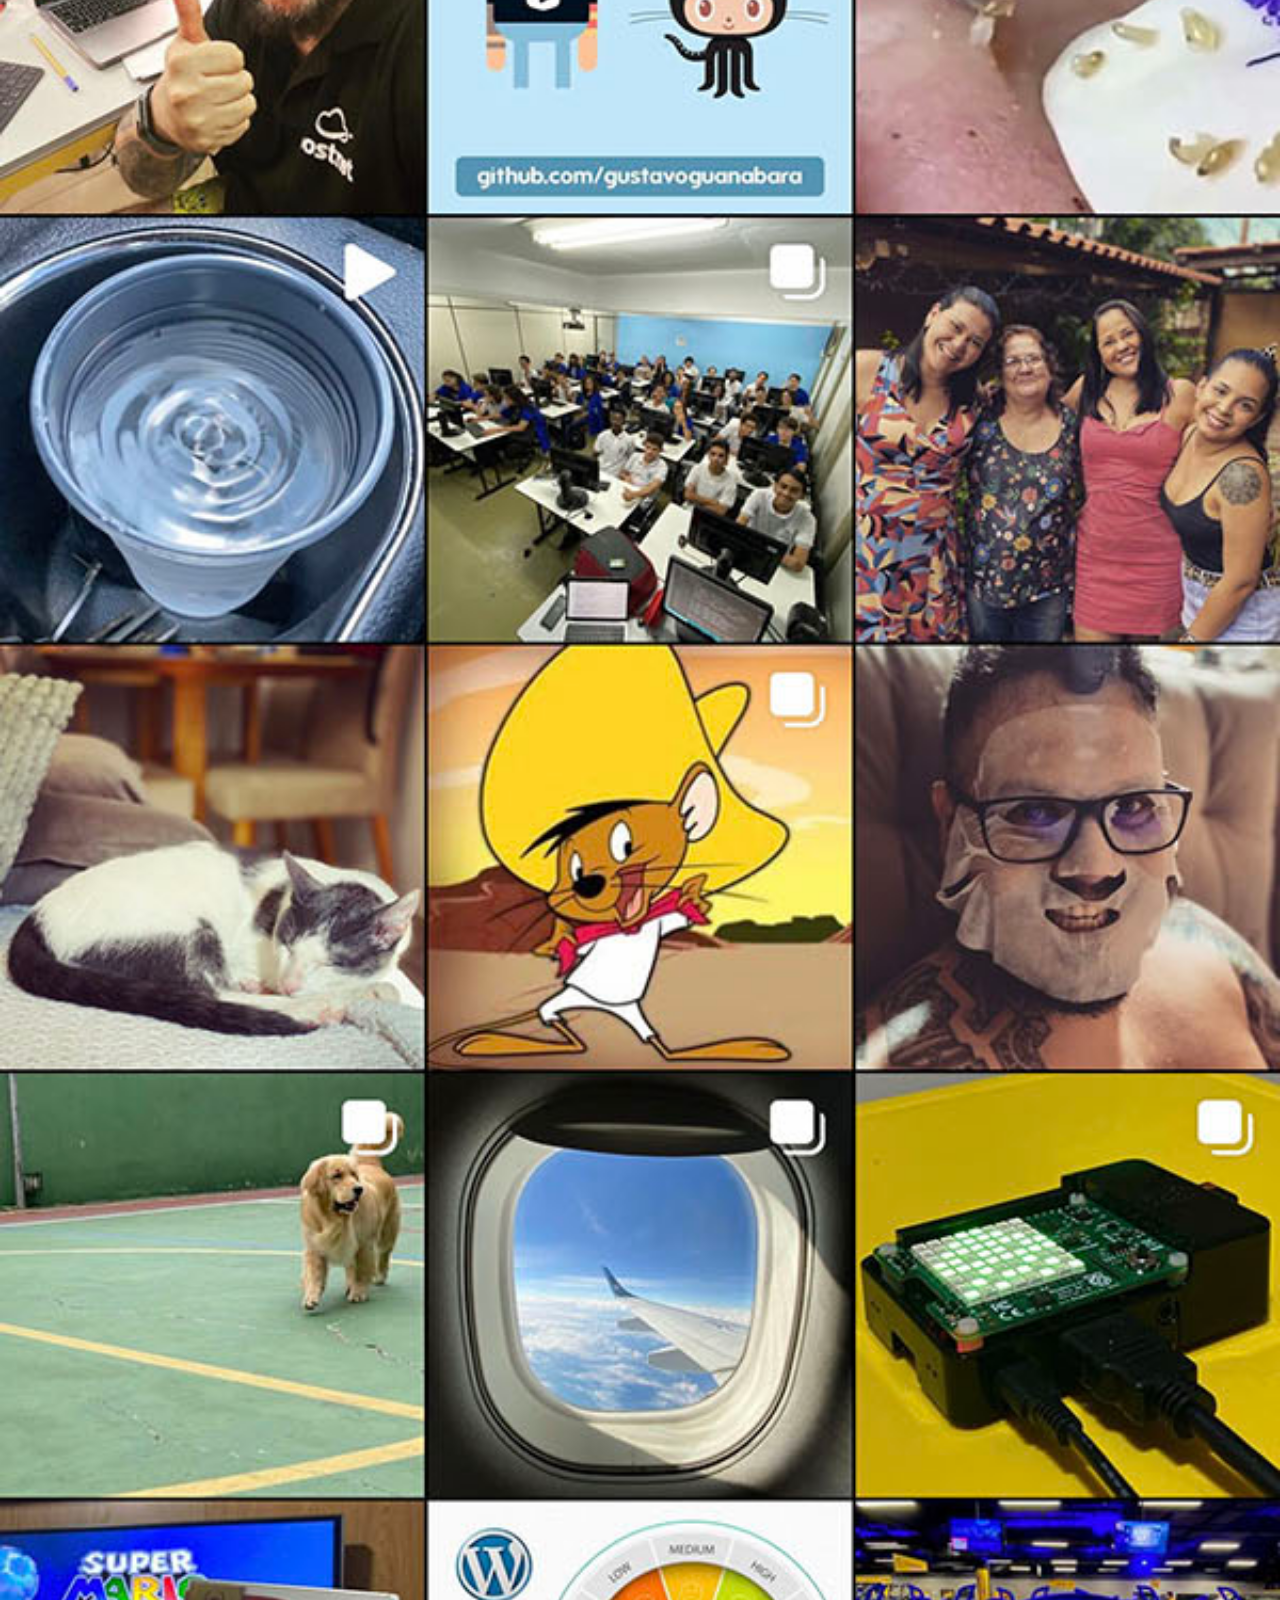
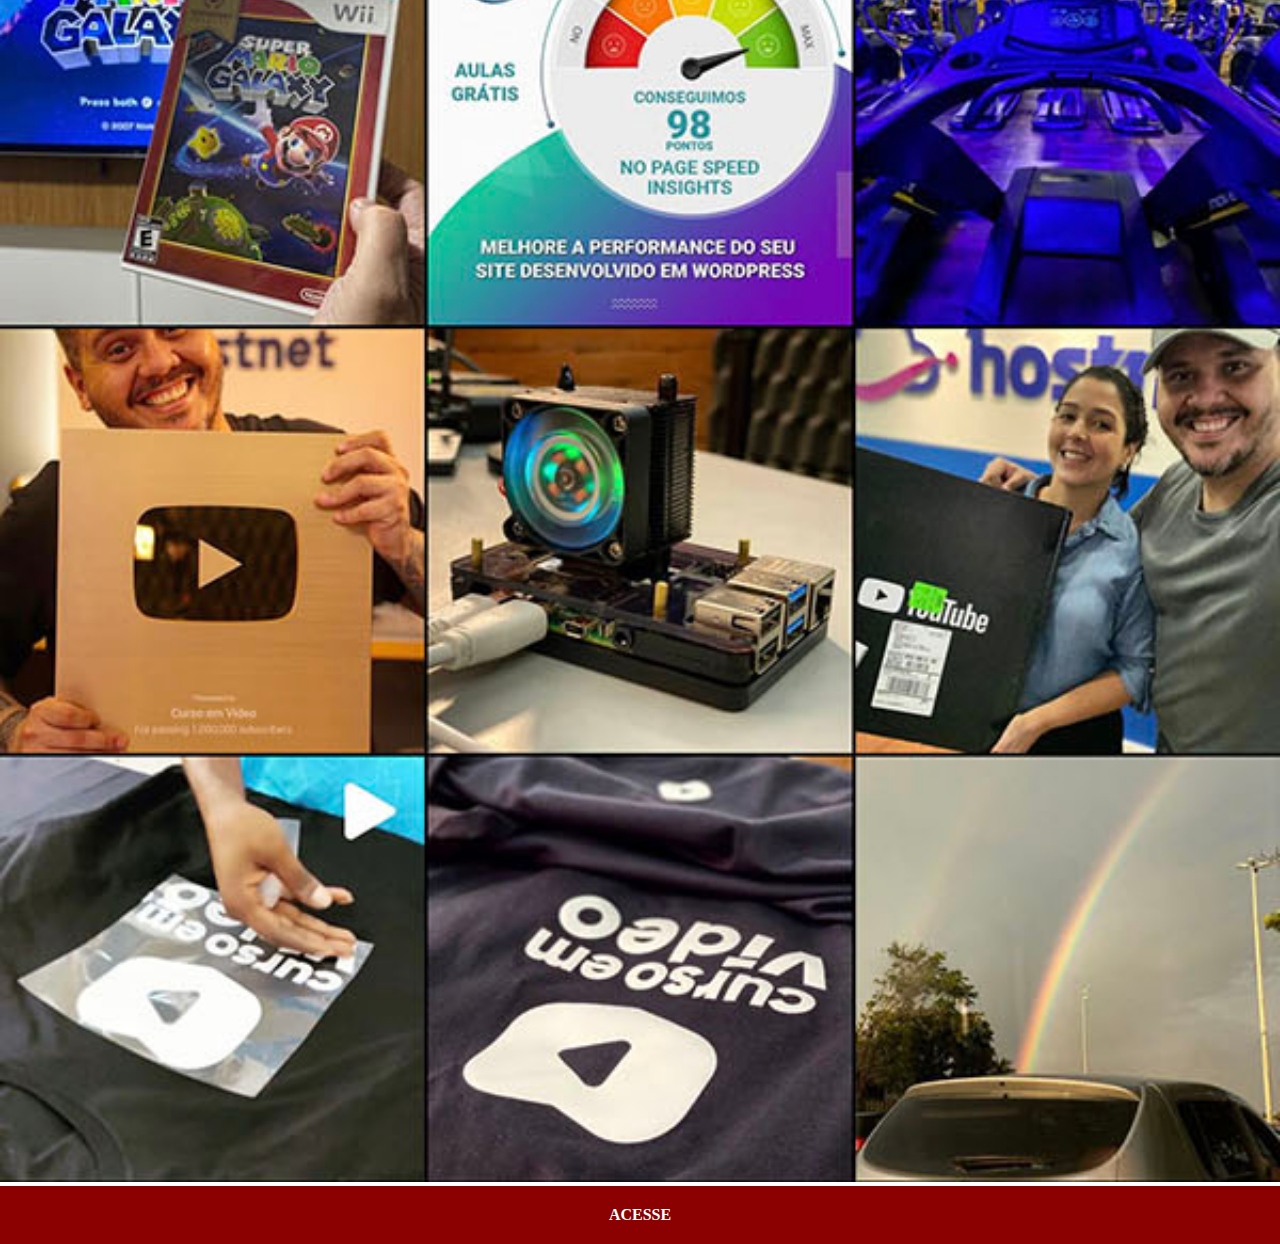
<file: instagram.html>
<!DOCTYPE html>
<html lang="en">
<head>
    <meta charset="UTF-8">
    <meta name="viewport" content="width=device-width, initial-scale=1.0">
    <title>Instagram</title>

    <link rel="stylesheet" href="css/social.css">
</head>
<body>
    <img src="img/tela-instagram.jpg" alt="">
    <a href="https://www.instagram.com/cursoemvideo/" target="_blank" rel="noopener noreferrer">ACESSE</a>
</body>
</html>
</file>
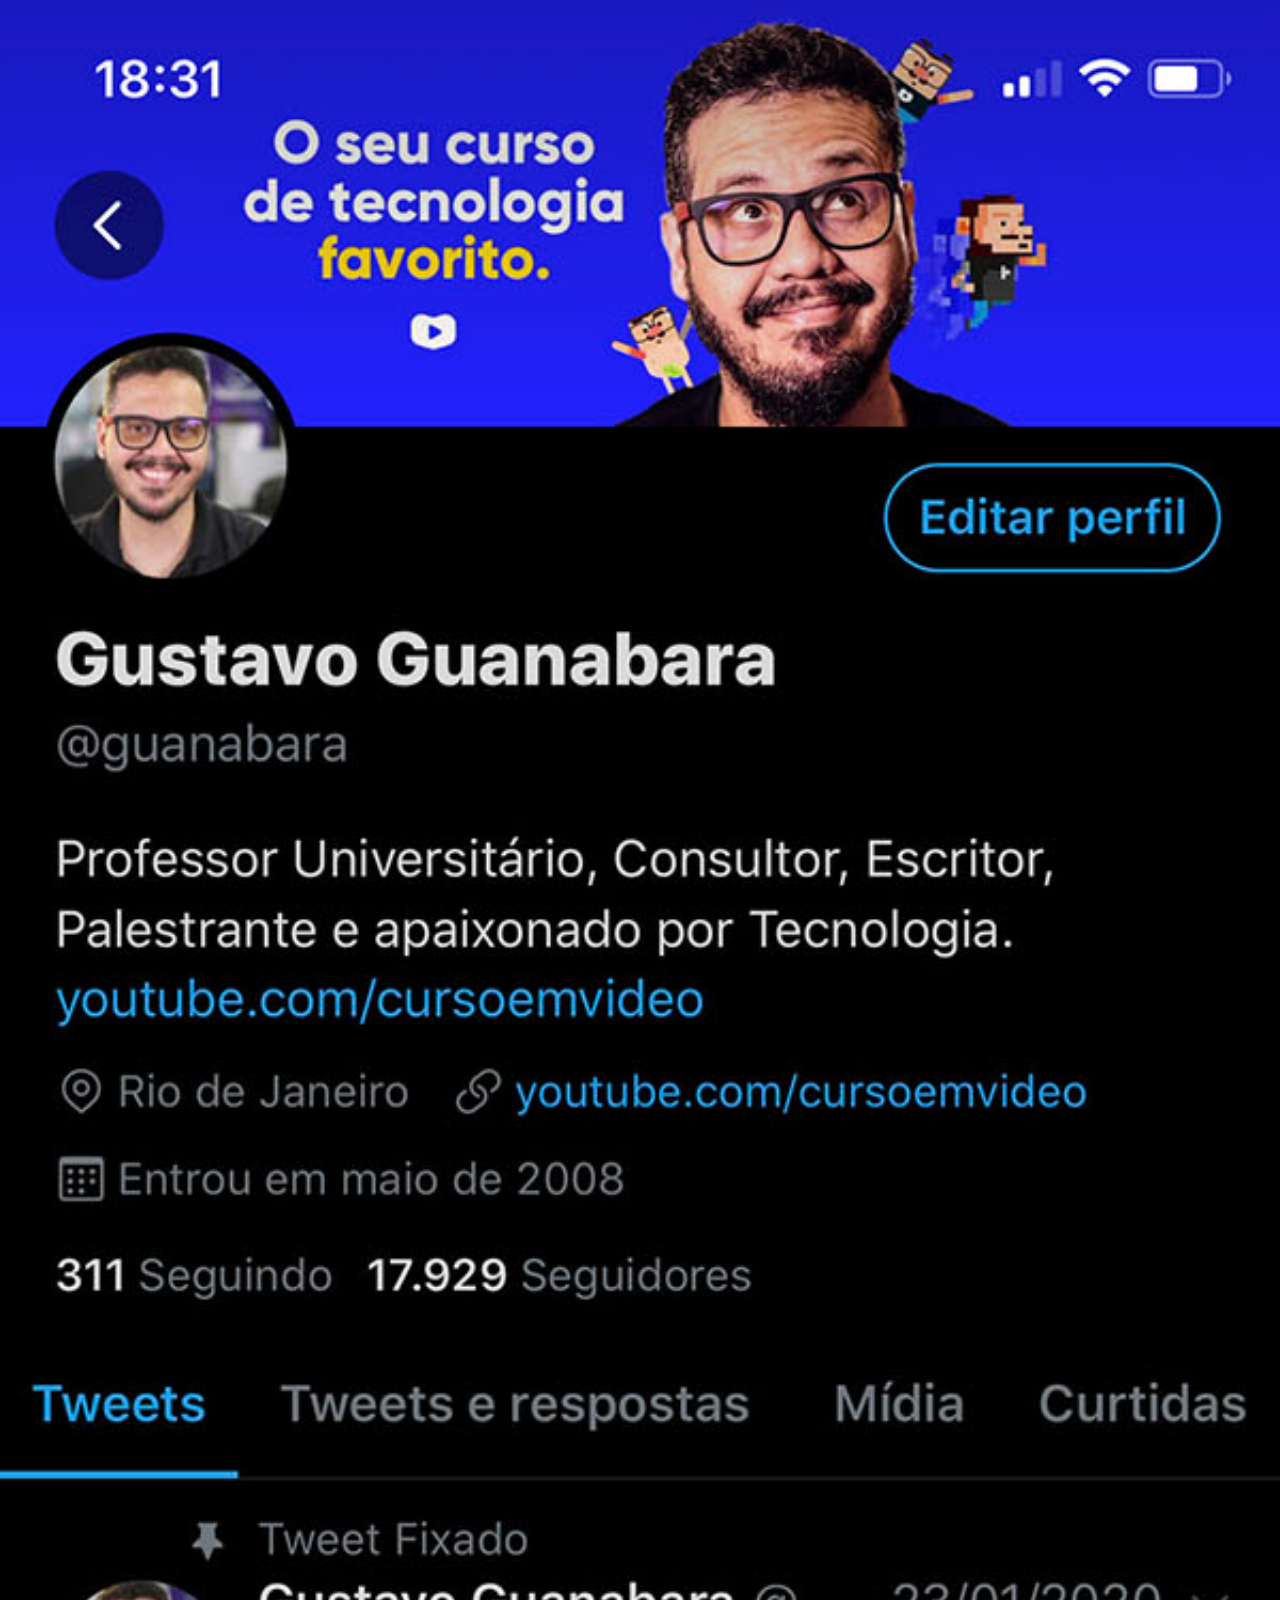
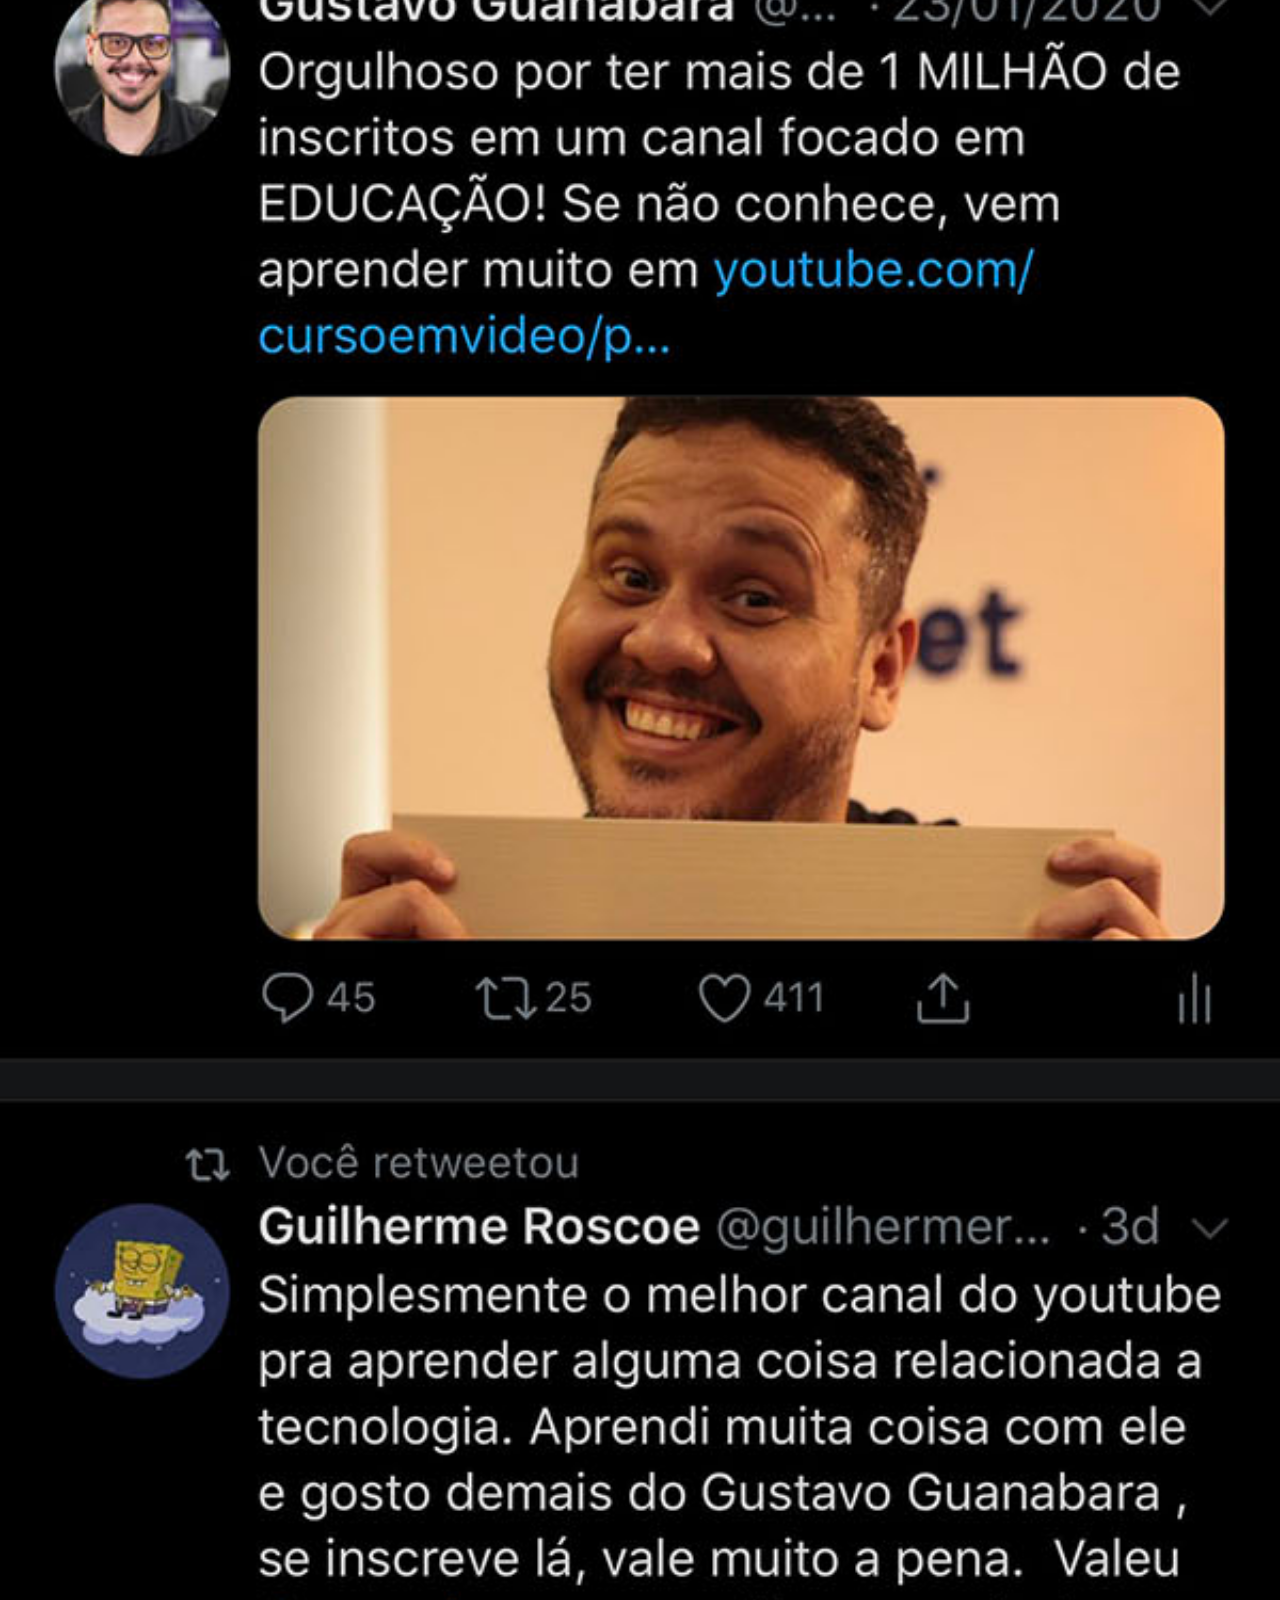
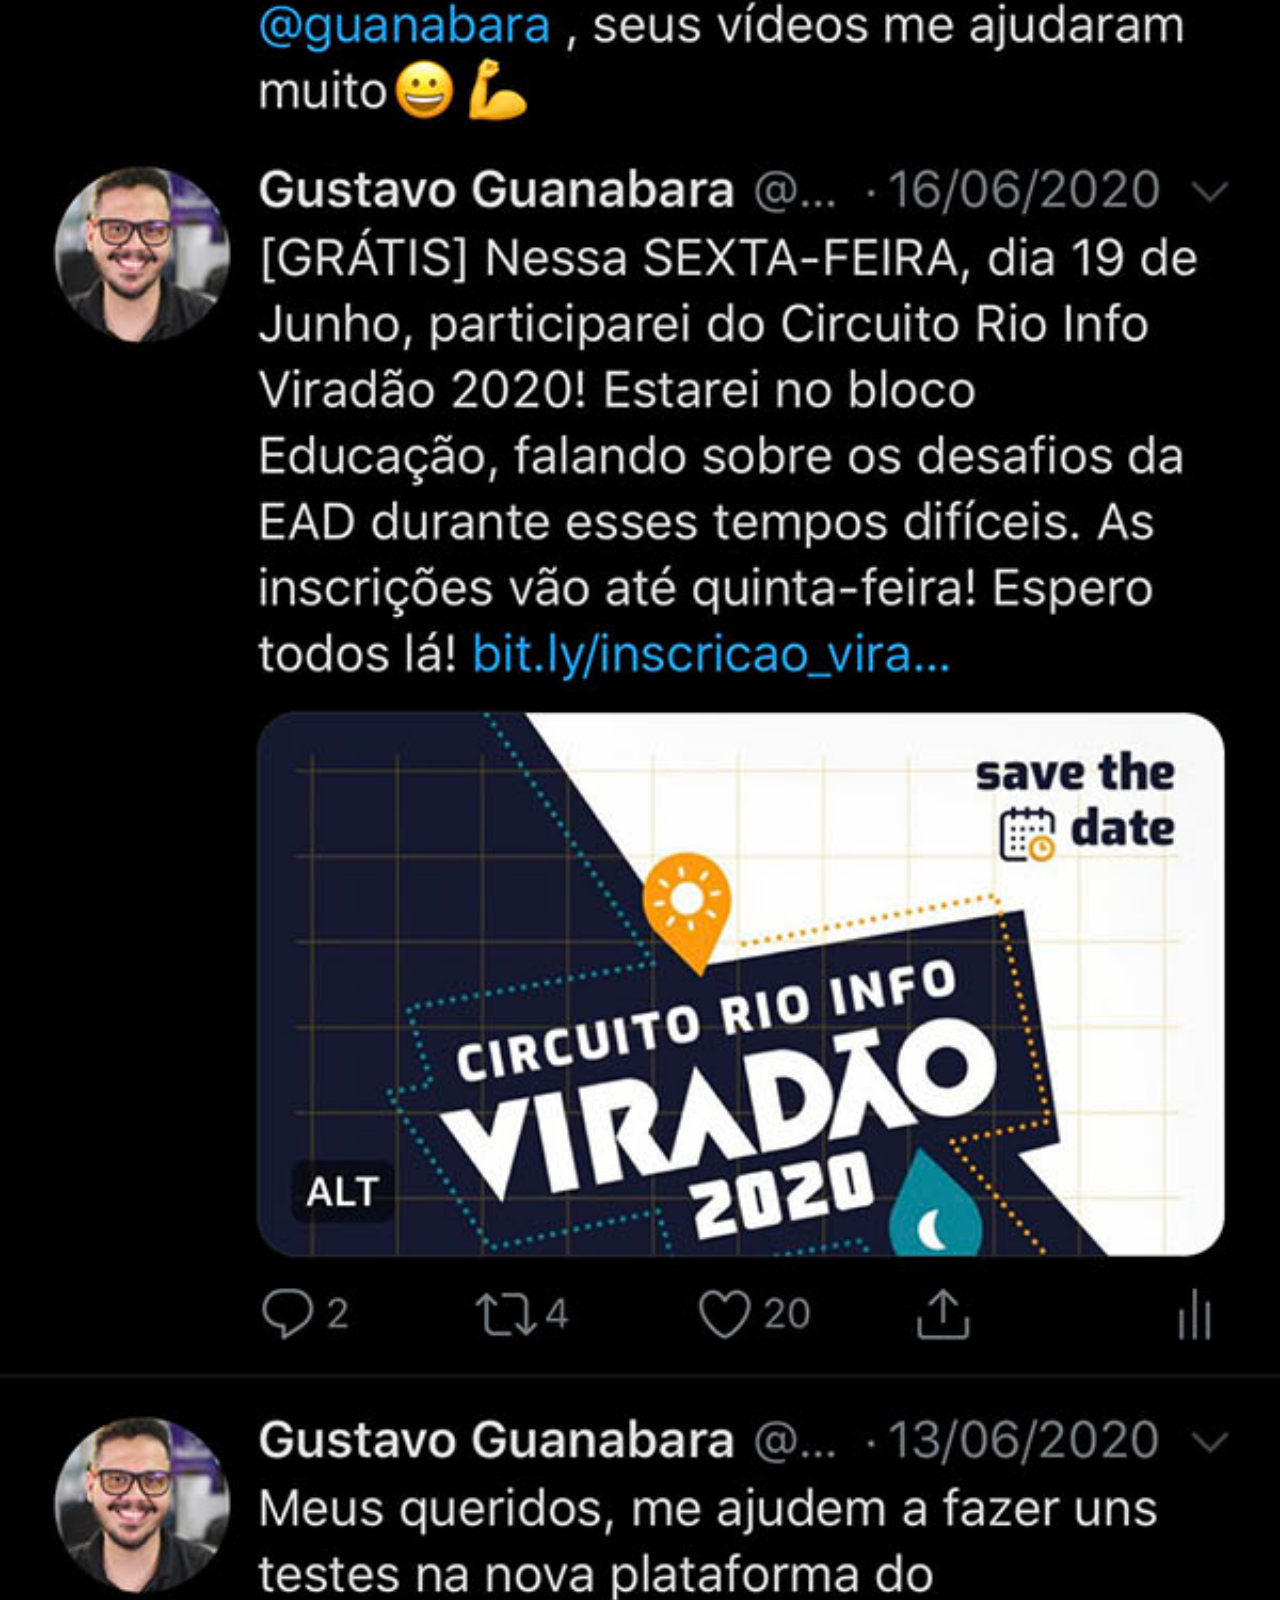
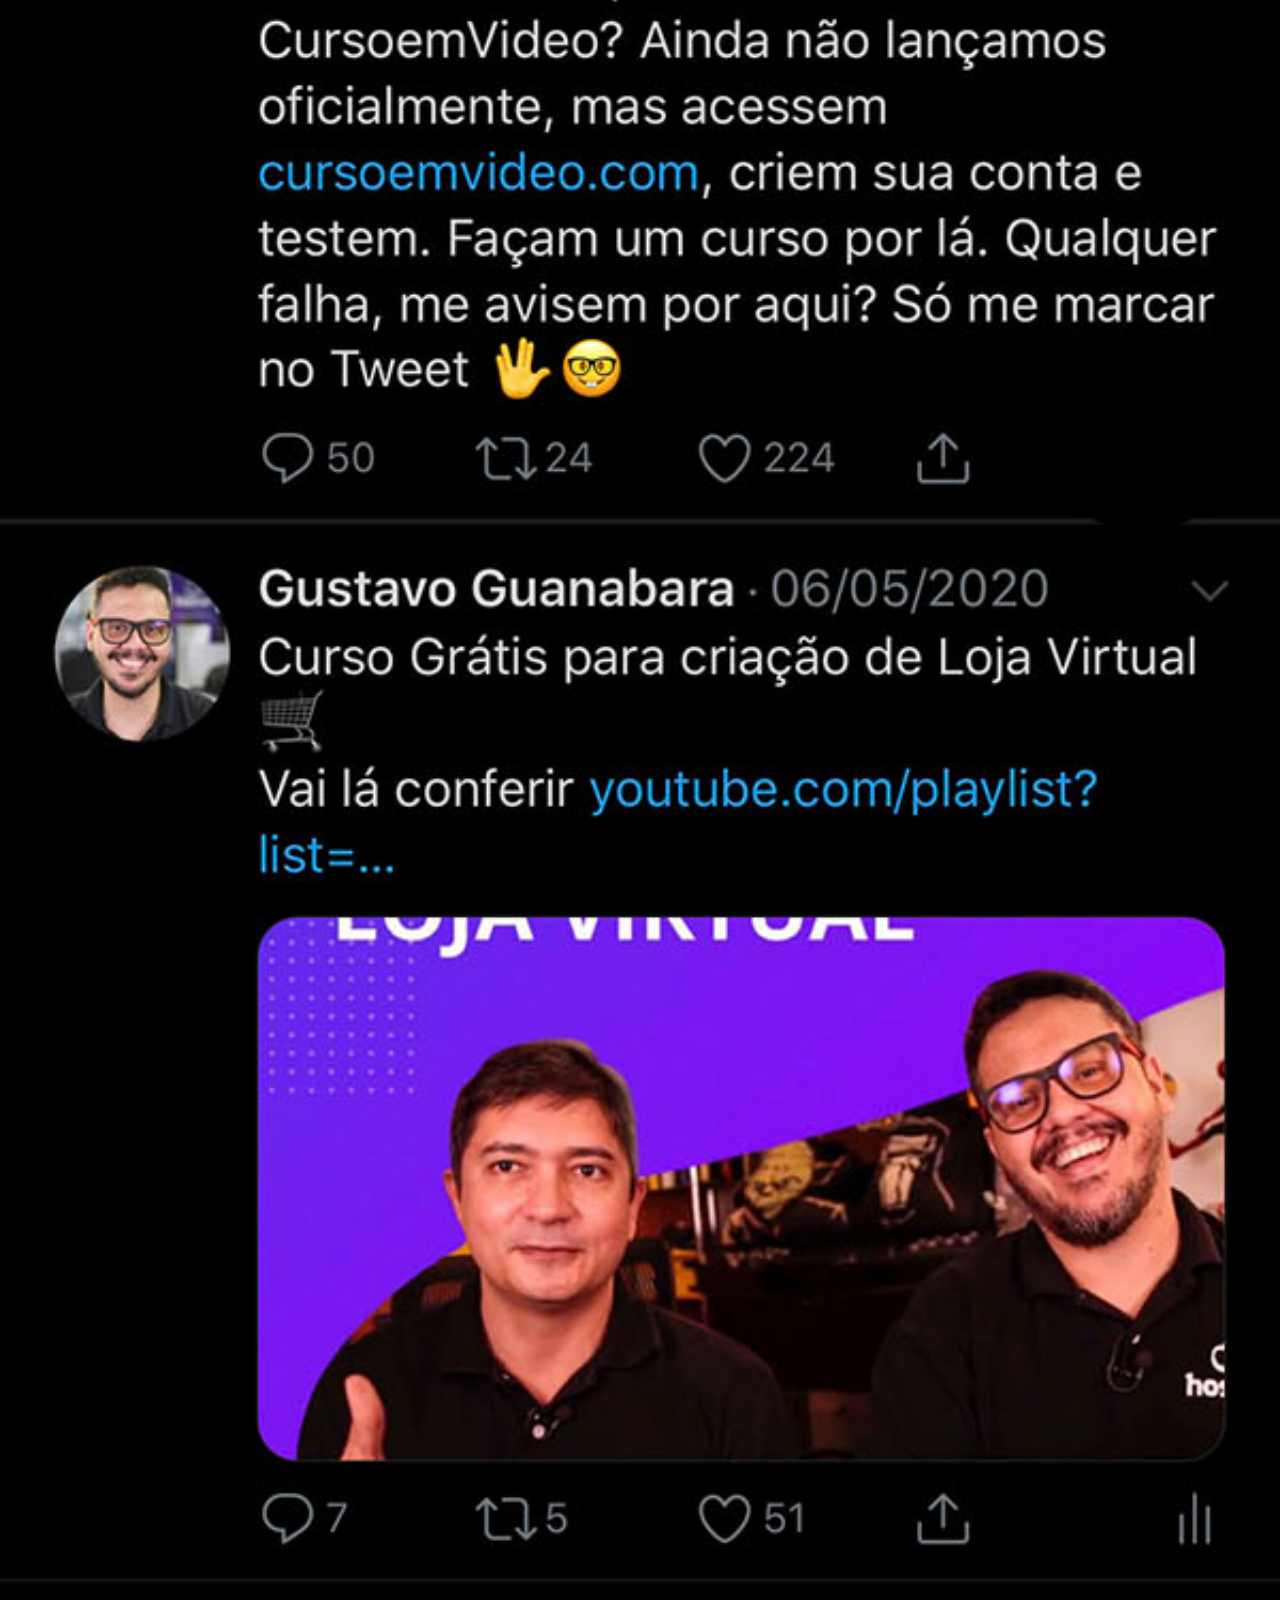
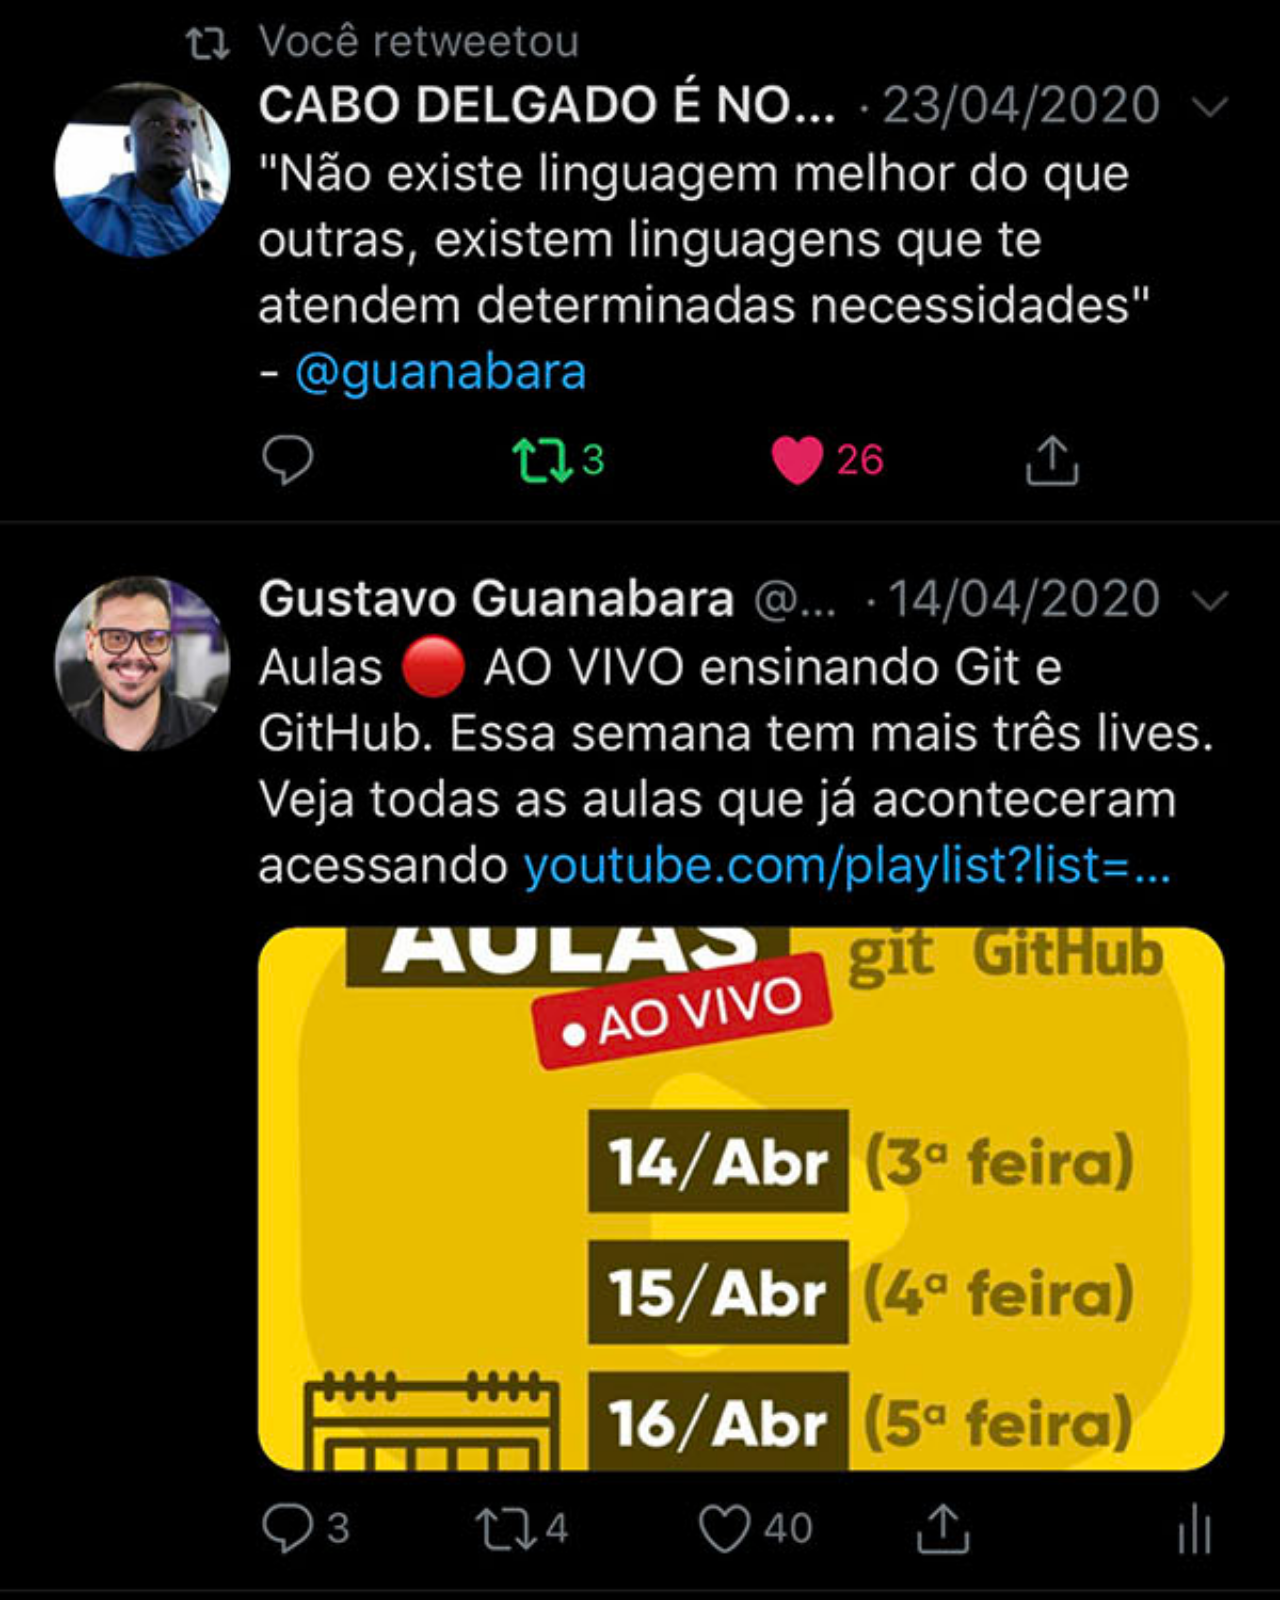
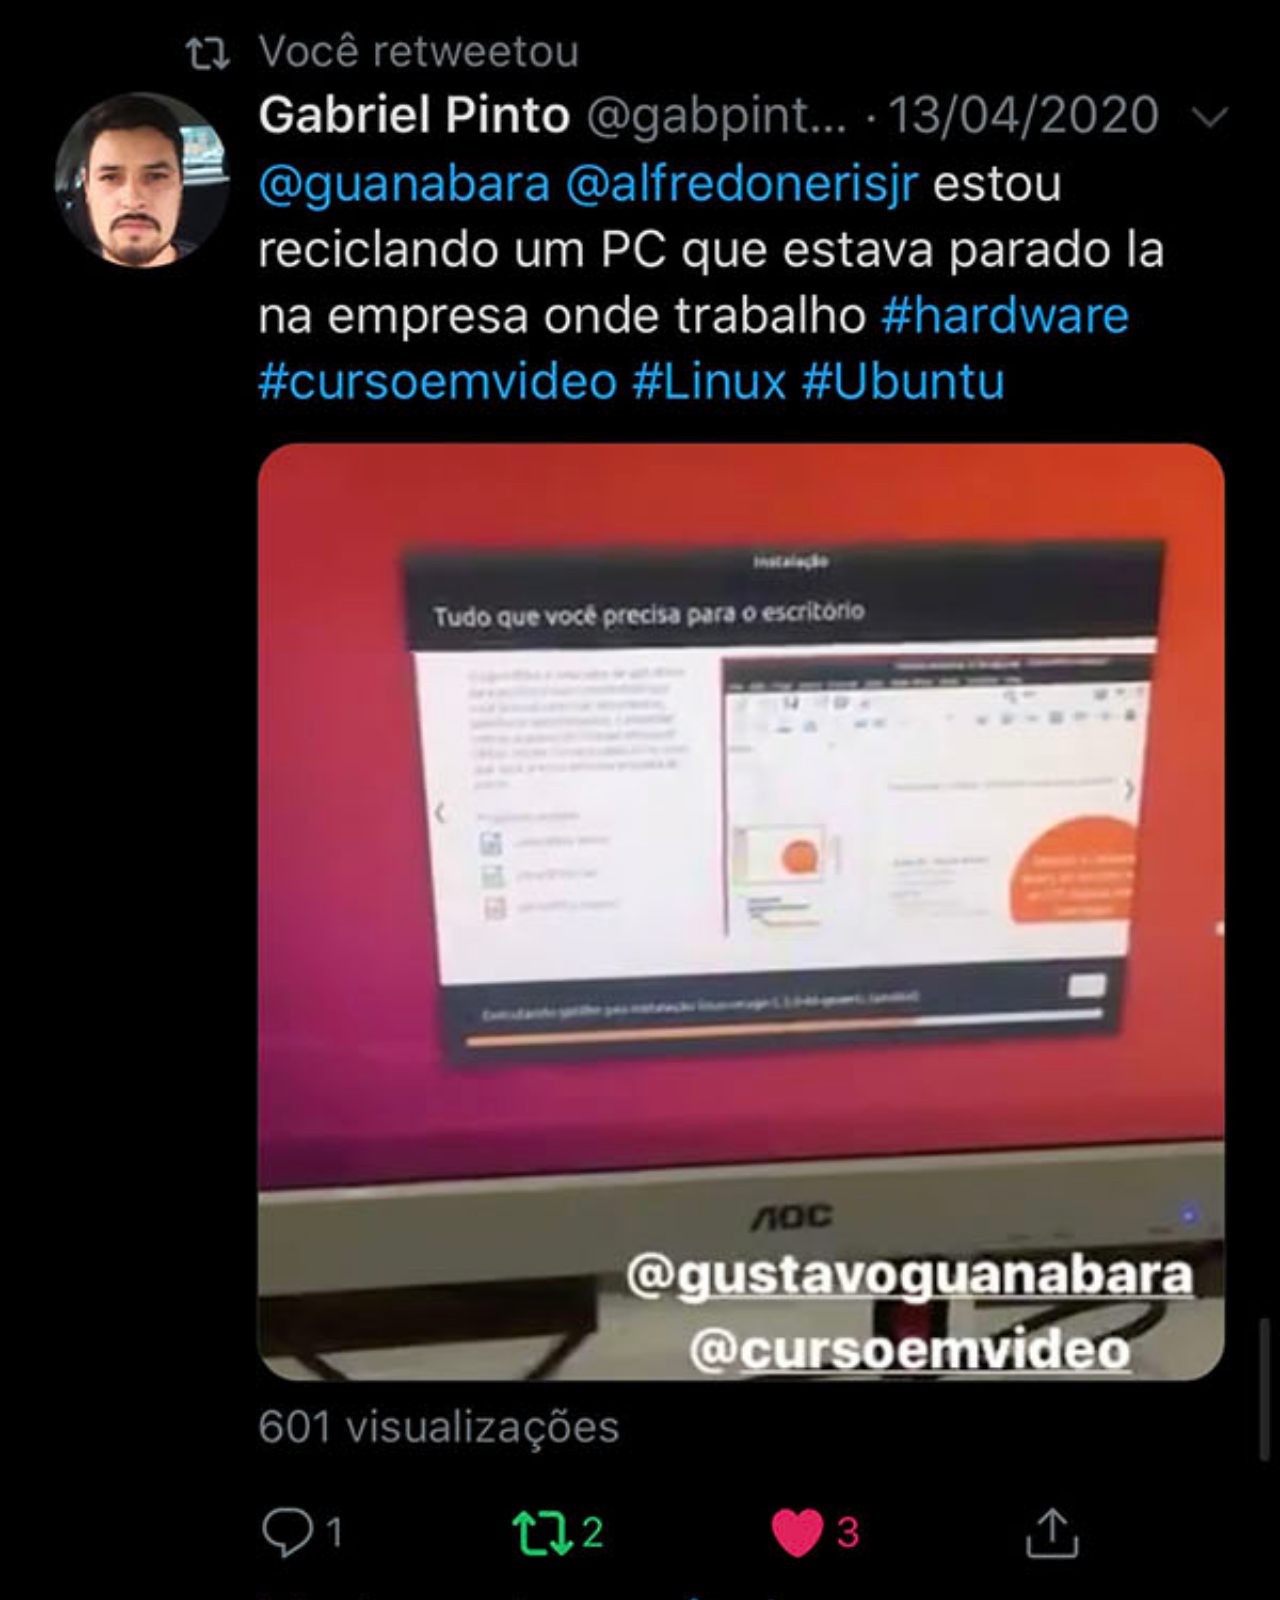
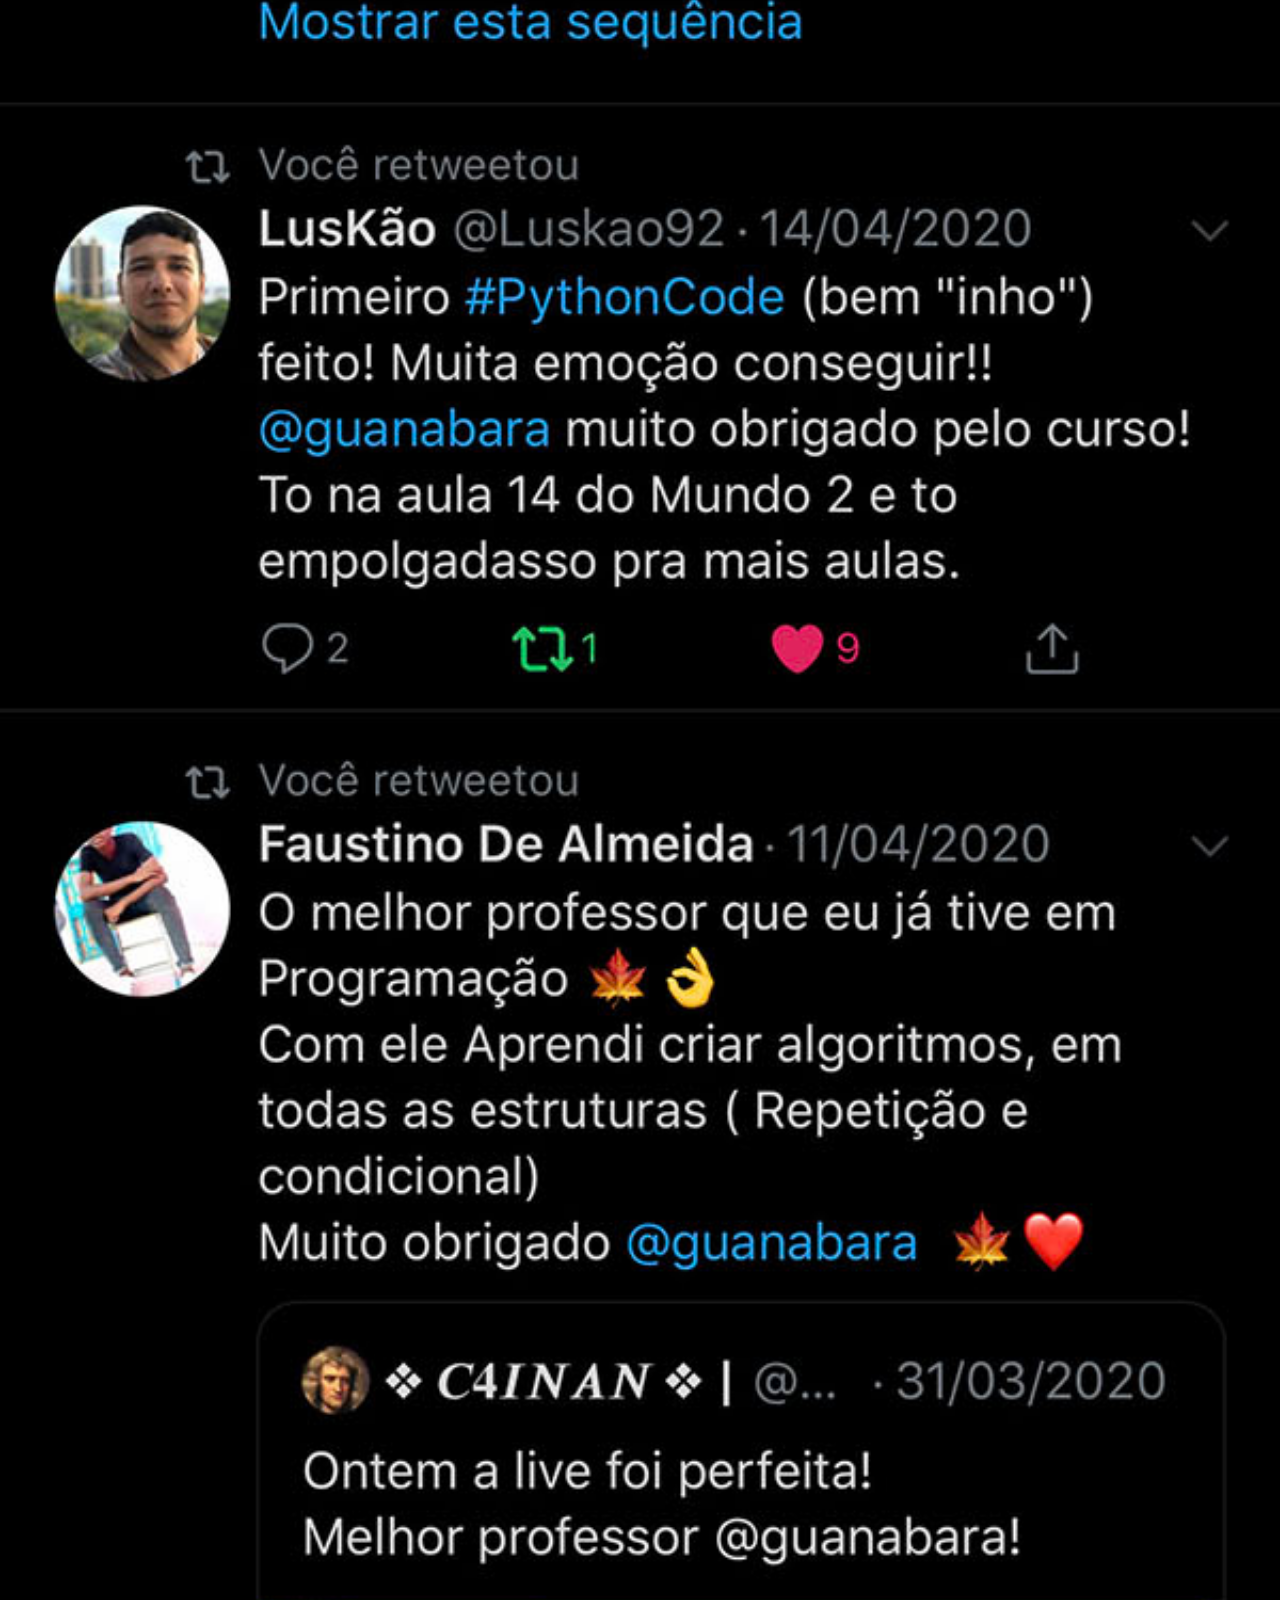
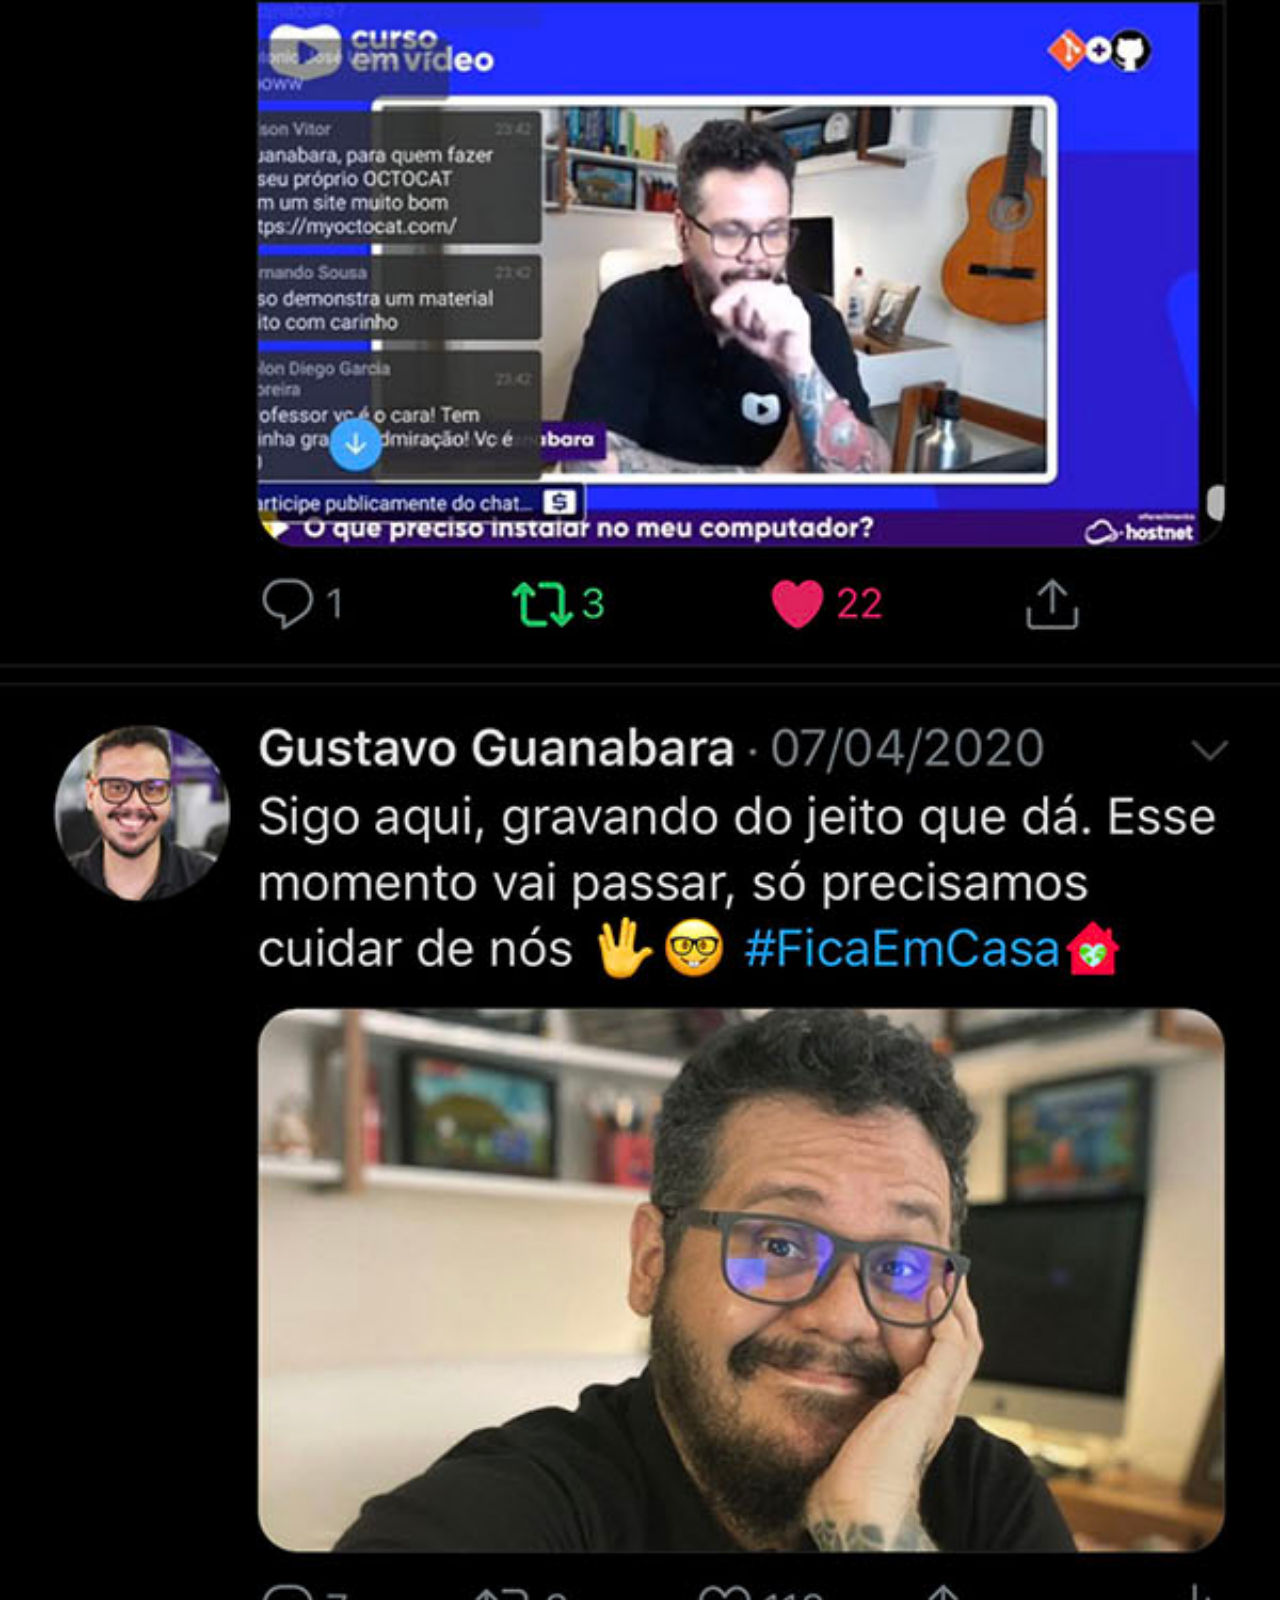
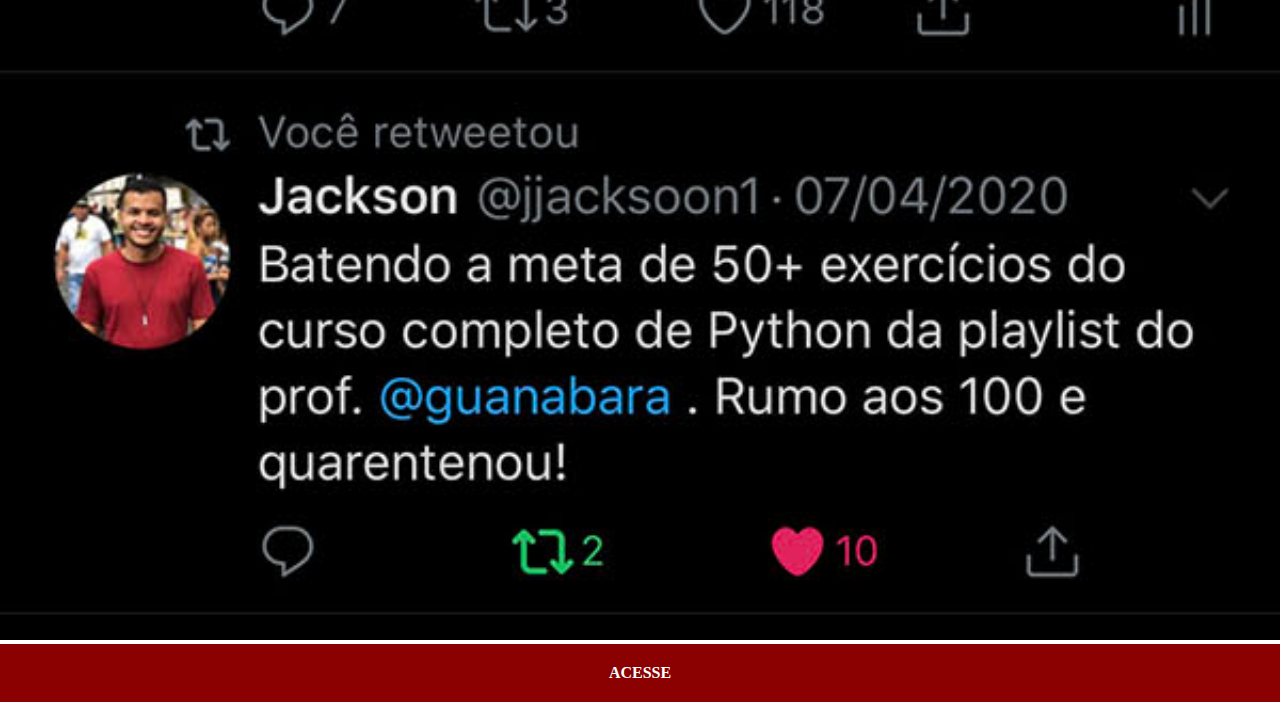
<file: twitter.html>
<!DOCTYPE html>
<html lang="en">
<head>
    <meta charset="UTF-8">
    <meta name="viewport" content="width=device-width, initial-scale=1.0">
    <title>Twitter</title>

    <link rel="stylesheet" href="css/social.css">
</head>
<body>
    <img src="img/tela-twitter.jpg" alt="">
    <a href="https://twitter.com/guanabara" target="_blank" rel="noopener noreferrer">ACESSE</a>
</body>
</html>
</file>
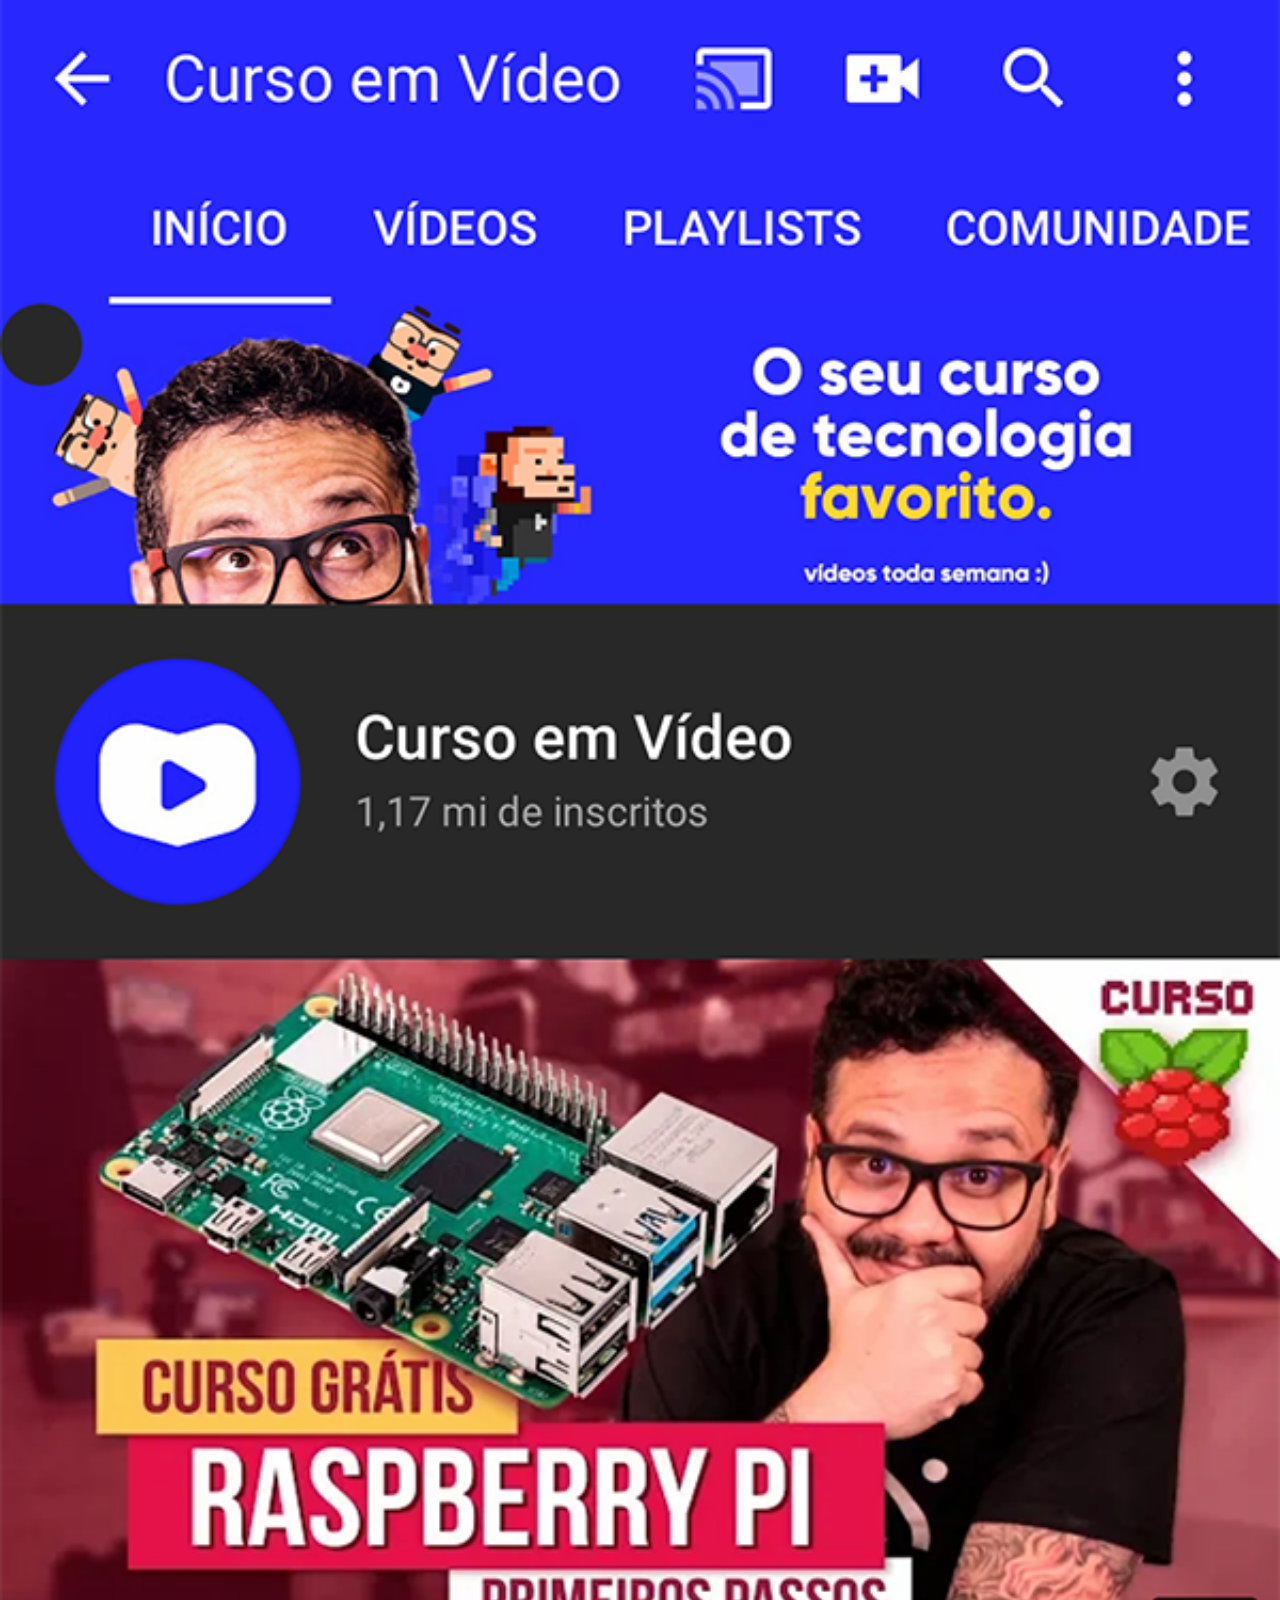
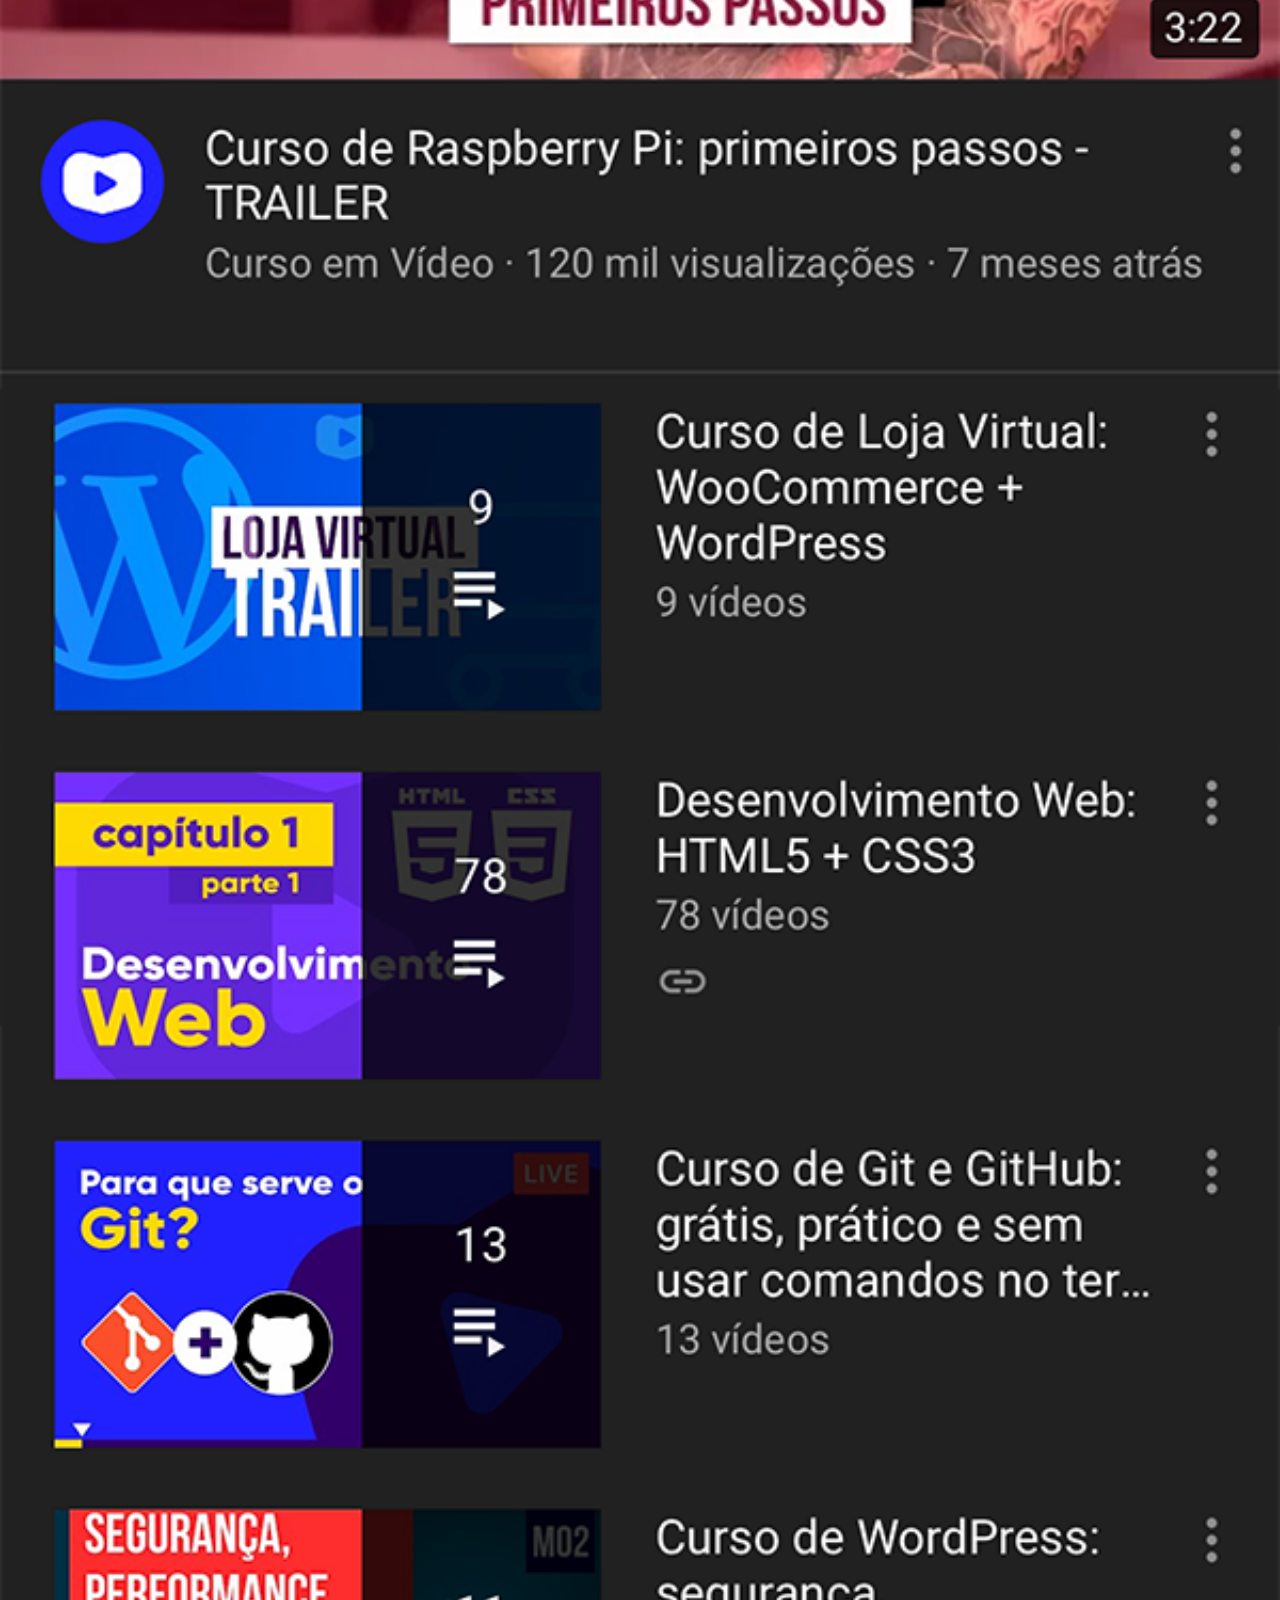
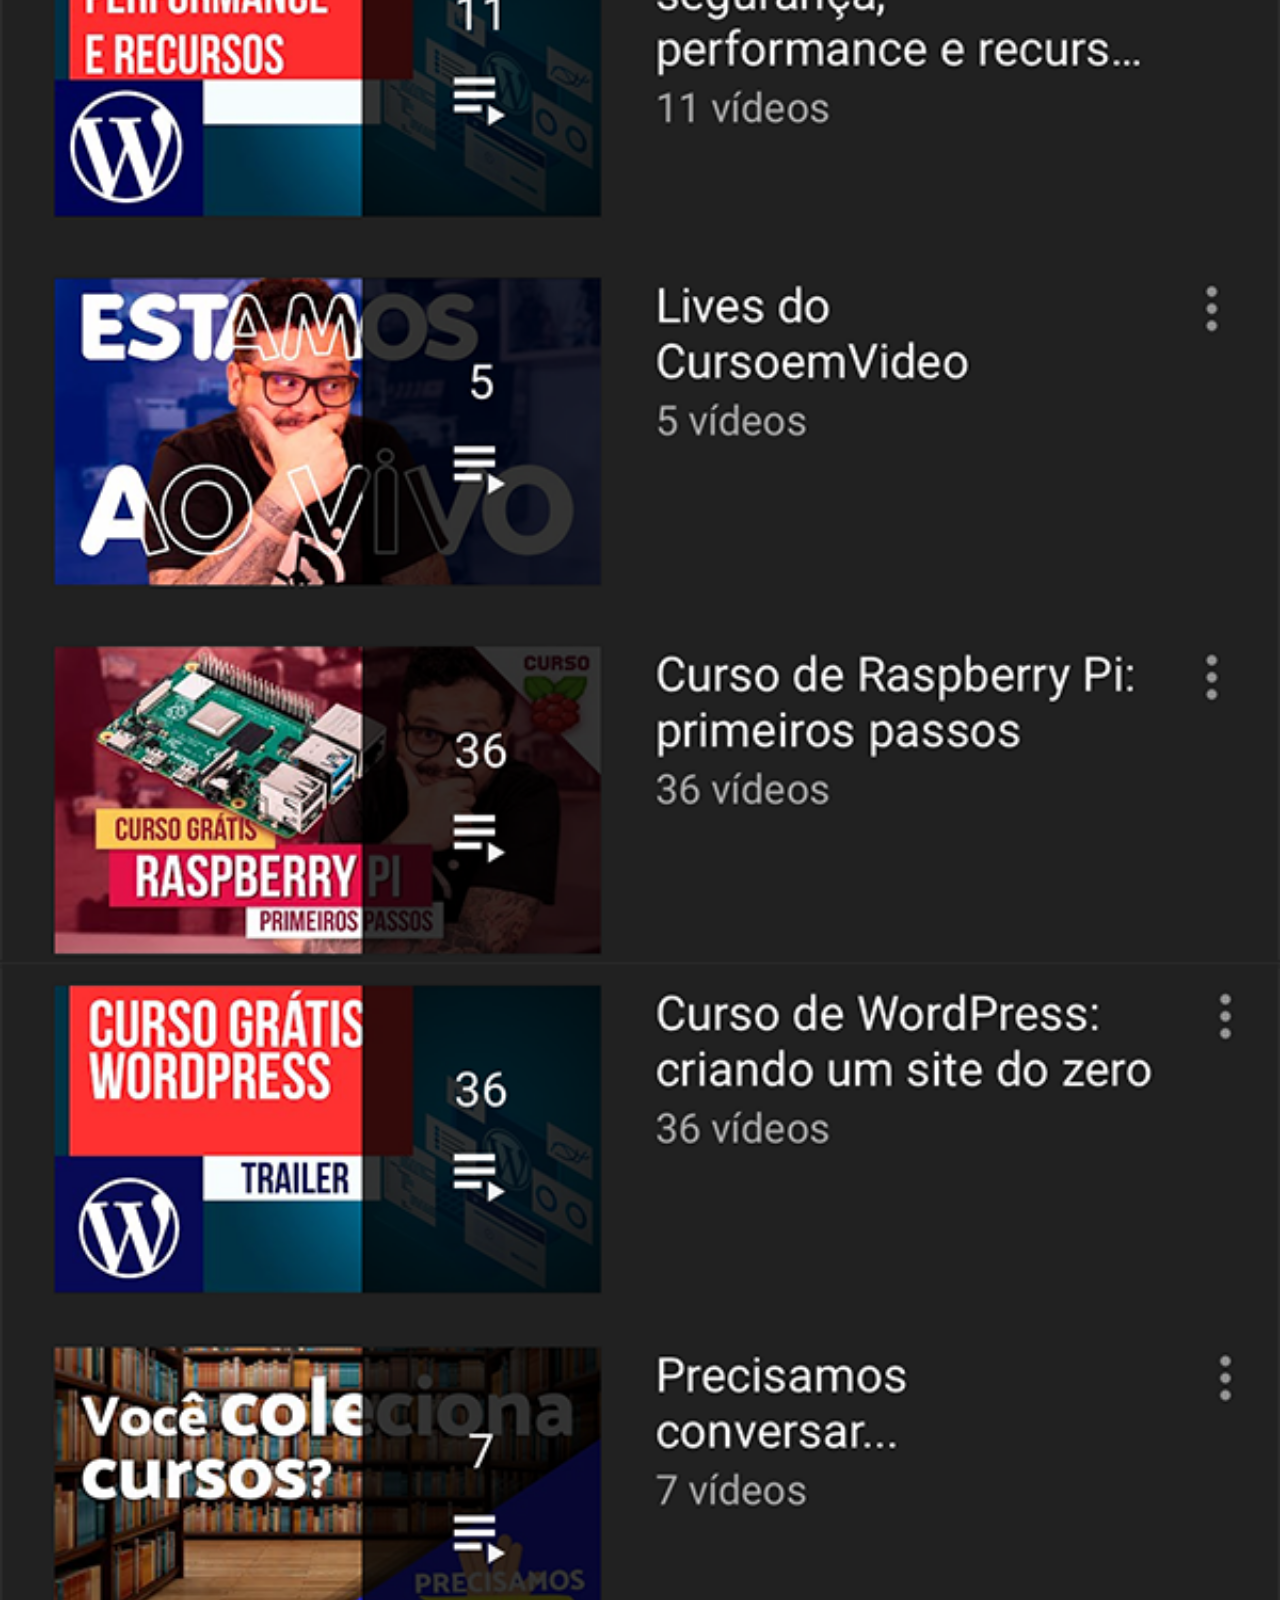
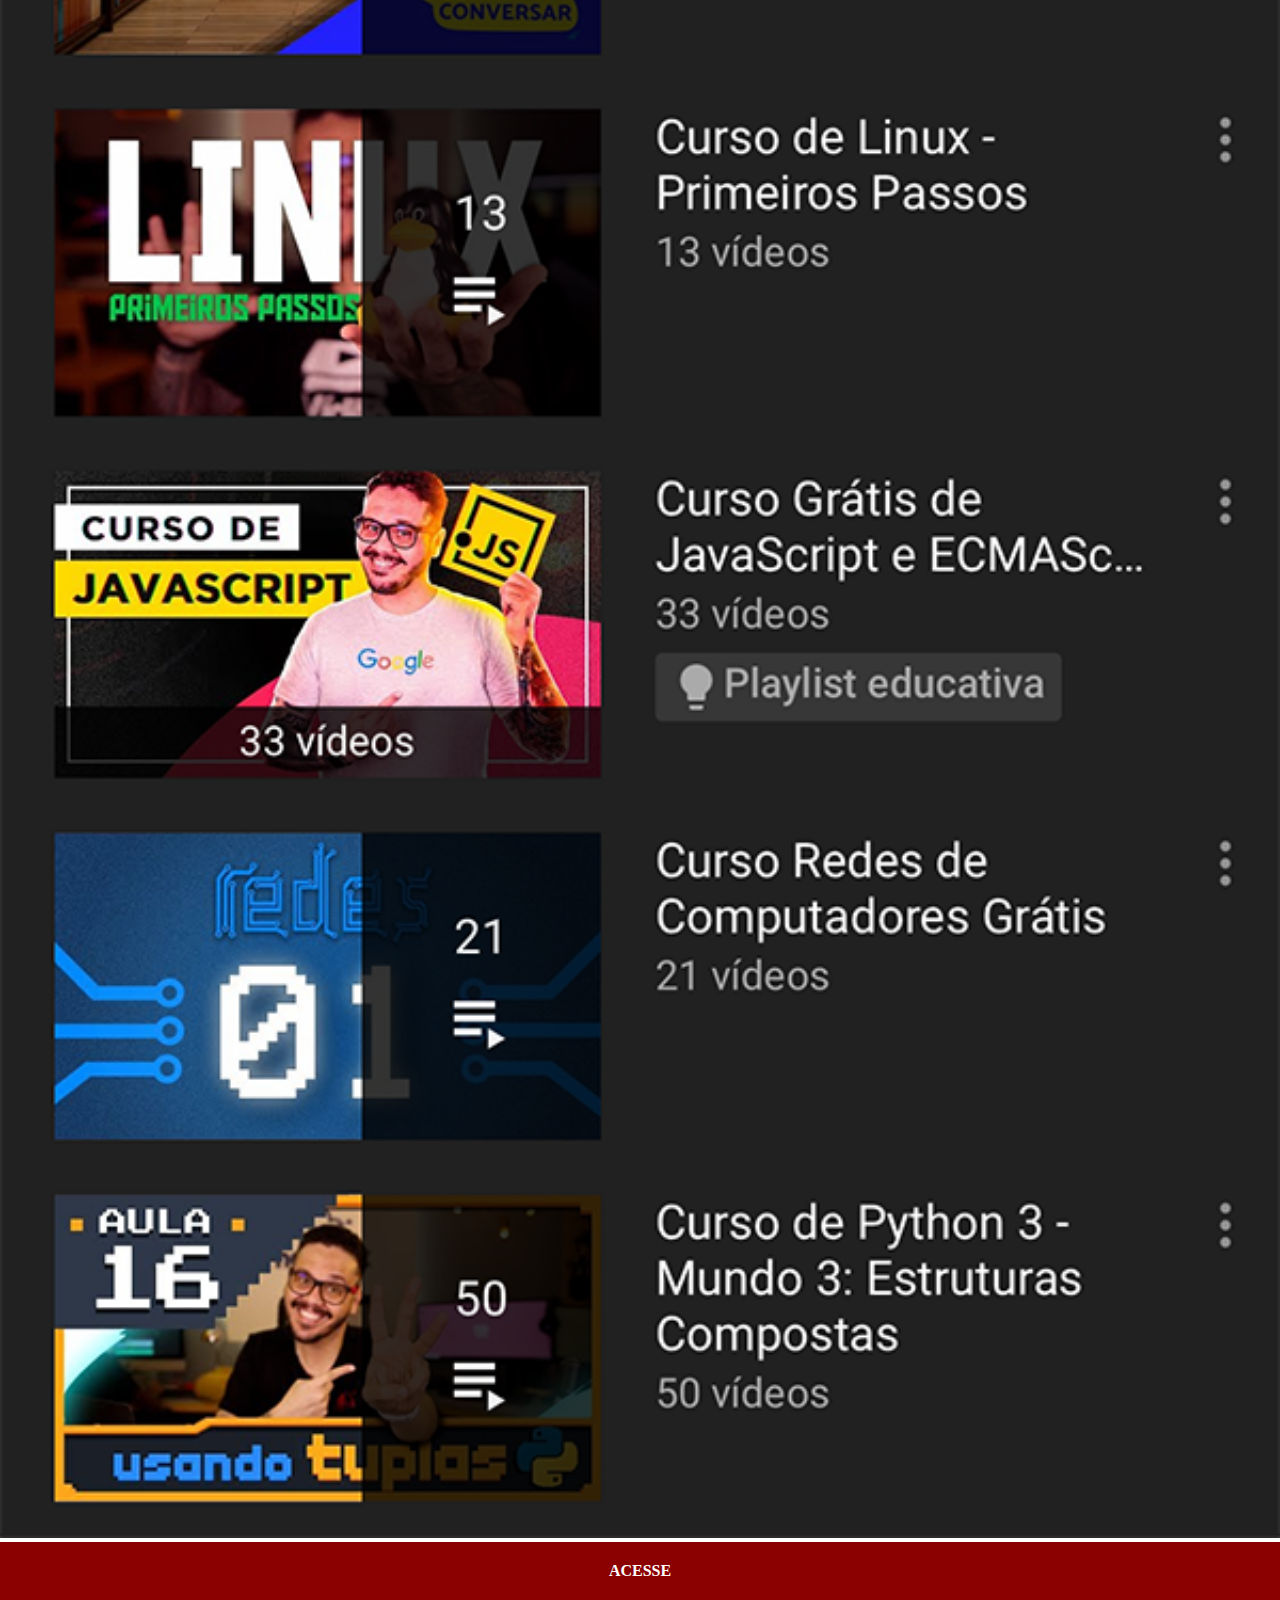
<file: youtube.html>
<!DOCTYPE html>
<html lang="en">
<head>
    <meta charset="UTF-8">
    <meta name="viewport" content="width=device-width, initial-scale=1.0">
    <title>YouTube</title>

    <link rel="stylesheet" href="css/social.css">
</head>
<body>
    <img src="img/tela-youtube.png" alt="">
    <a href="https://www.youtube.com/@CursoemVideo/playlists" target="_blank" rel="noopener noreferrer">ACESSE</a>
</body>
</html>
</file>
<file: css/style.css>
@charset "UTF-8";

* {
    margin: 0;
    padding: 0;
    font-family: Arial, Helvetica, sans-serif;
}

html, body {
    width: 100vw;
    height: 100vh;
    background-color: black;
}

body {
    background: url('../img/fundo-madeira.jpg') no-repeat top center;
    background-size: cover;
    background-attachment: fixed;
}

main {
    height: 100vh;
    position: relative;
}

section#telefone {
    position: absolute;
    left: 50%;
    top: 50%;
    transform: translate(-50%, -50%);

    height: 627px;
    width: 311px;
    background: url('../img/frame-iphone.png') no-repeat;
}

iframe#tela {
    position: relative;
    top: 80px;
    left: 22px;
    width: 267px;
    height: 471px;
}

#redes-sociais {
    text-align: right;
}

#redes-sociais img {
    width: 50px;
    margin: 10px;
    border-radius: 50%;
    box-shadow: 2px 2px 5px rgba(0, 0, 0, 0.4);
    box-sizing: border-box;
}

#redes-sociais img:hover {
    border: 2px solid rgba(255, 255, 255, 0.6);
    transform: translate(-3px, -3px);
    box-shadow: 5px 5px 10px rgba(0, 0, 0, 0.6);
    transition: transform .4s border 1s;
}
</file>
<file: css/social.css>
* {
    margin: 0;
    padding: 0;
}

::-webkit-scrollbar {
    width: 0;
    height: 0;
}

img {
    width: 100vw;
}

a {
    display: block;
    background-color: darkred;
    color: white;
    padding: 20px;
    text-align: center;
    font-weight: bold;
    text-decoration: none;
}

a:hover {
    background-color: red;
}
</file>
